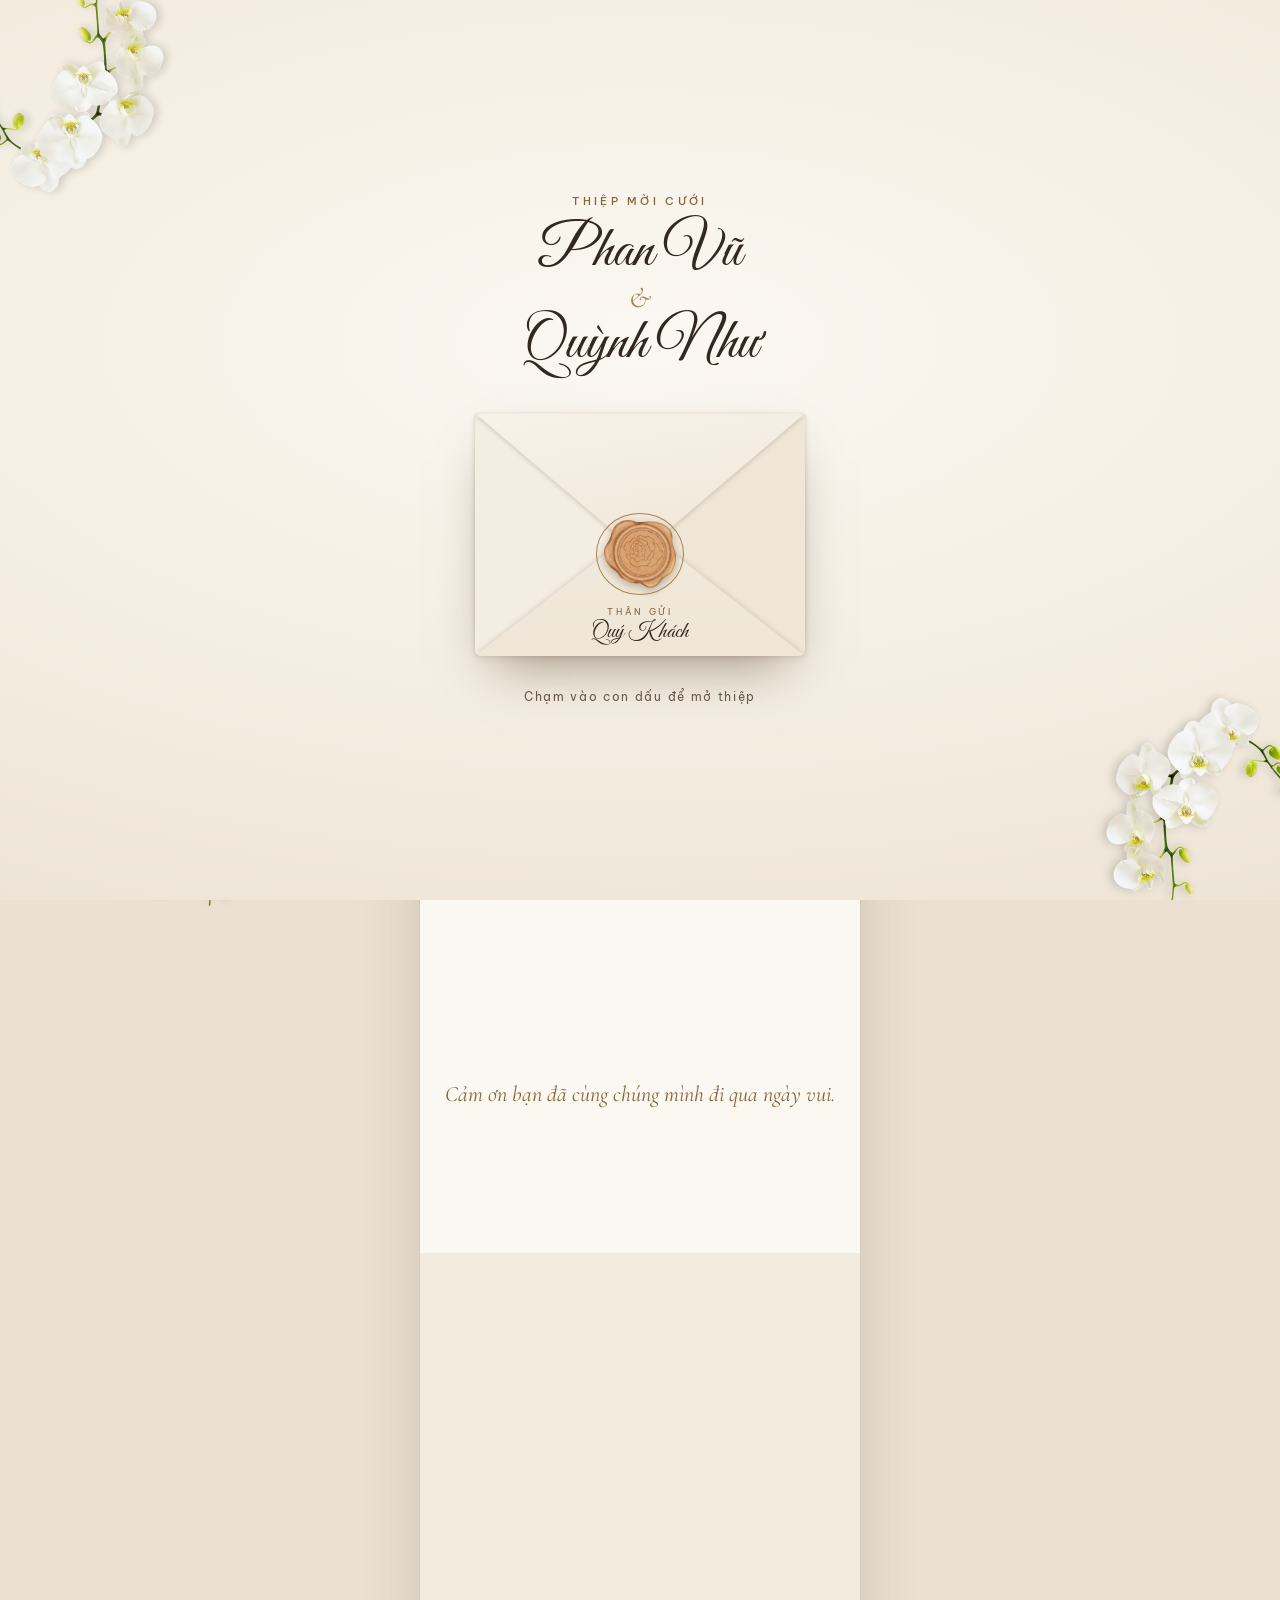
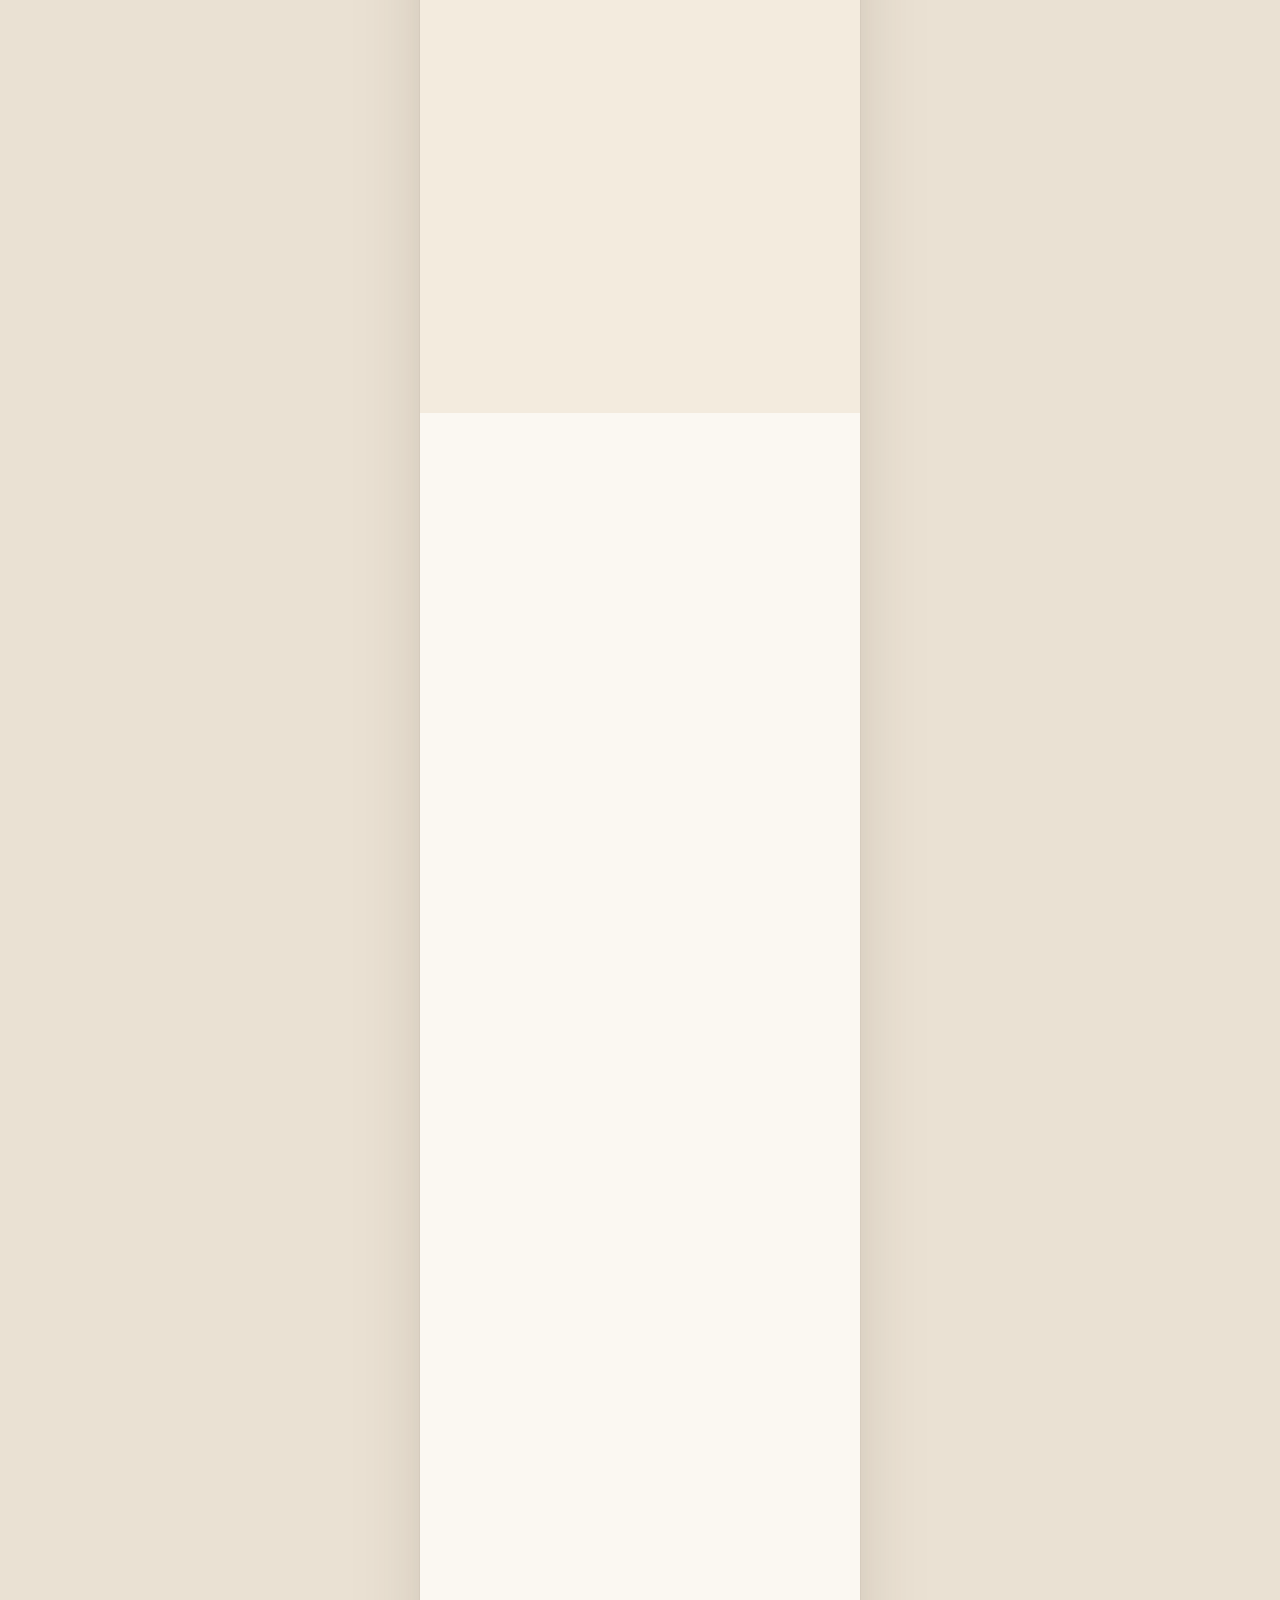
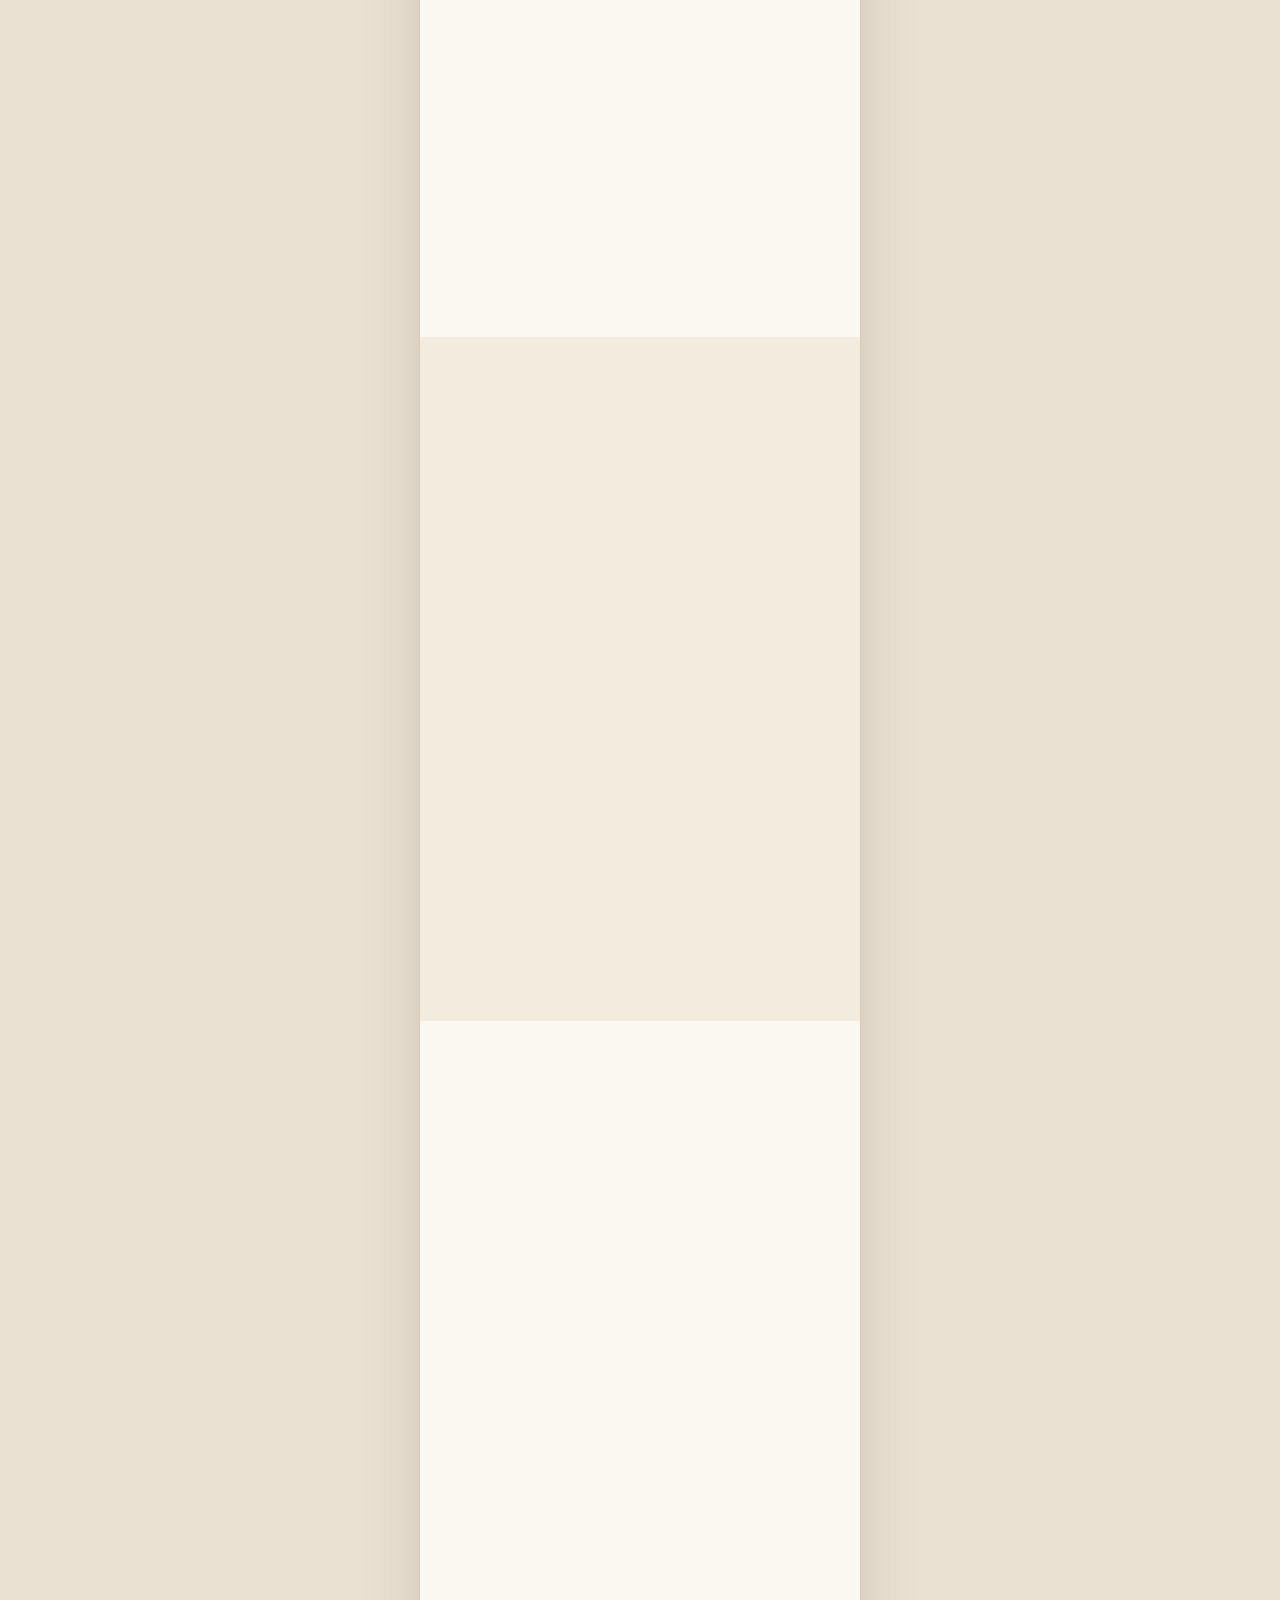
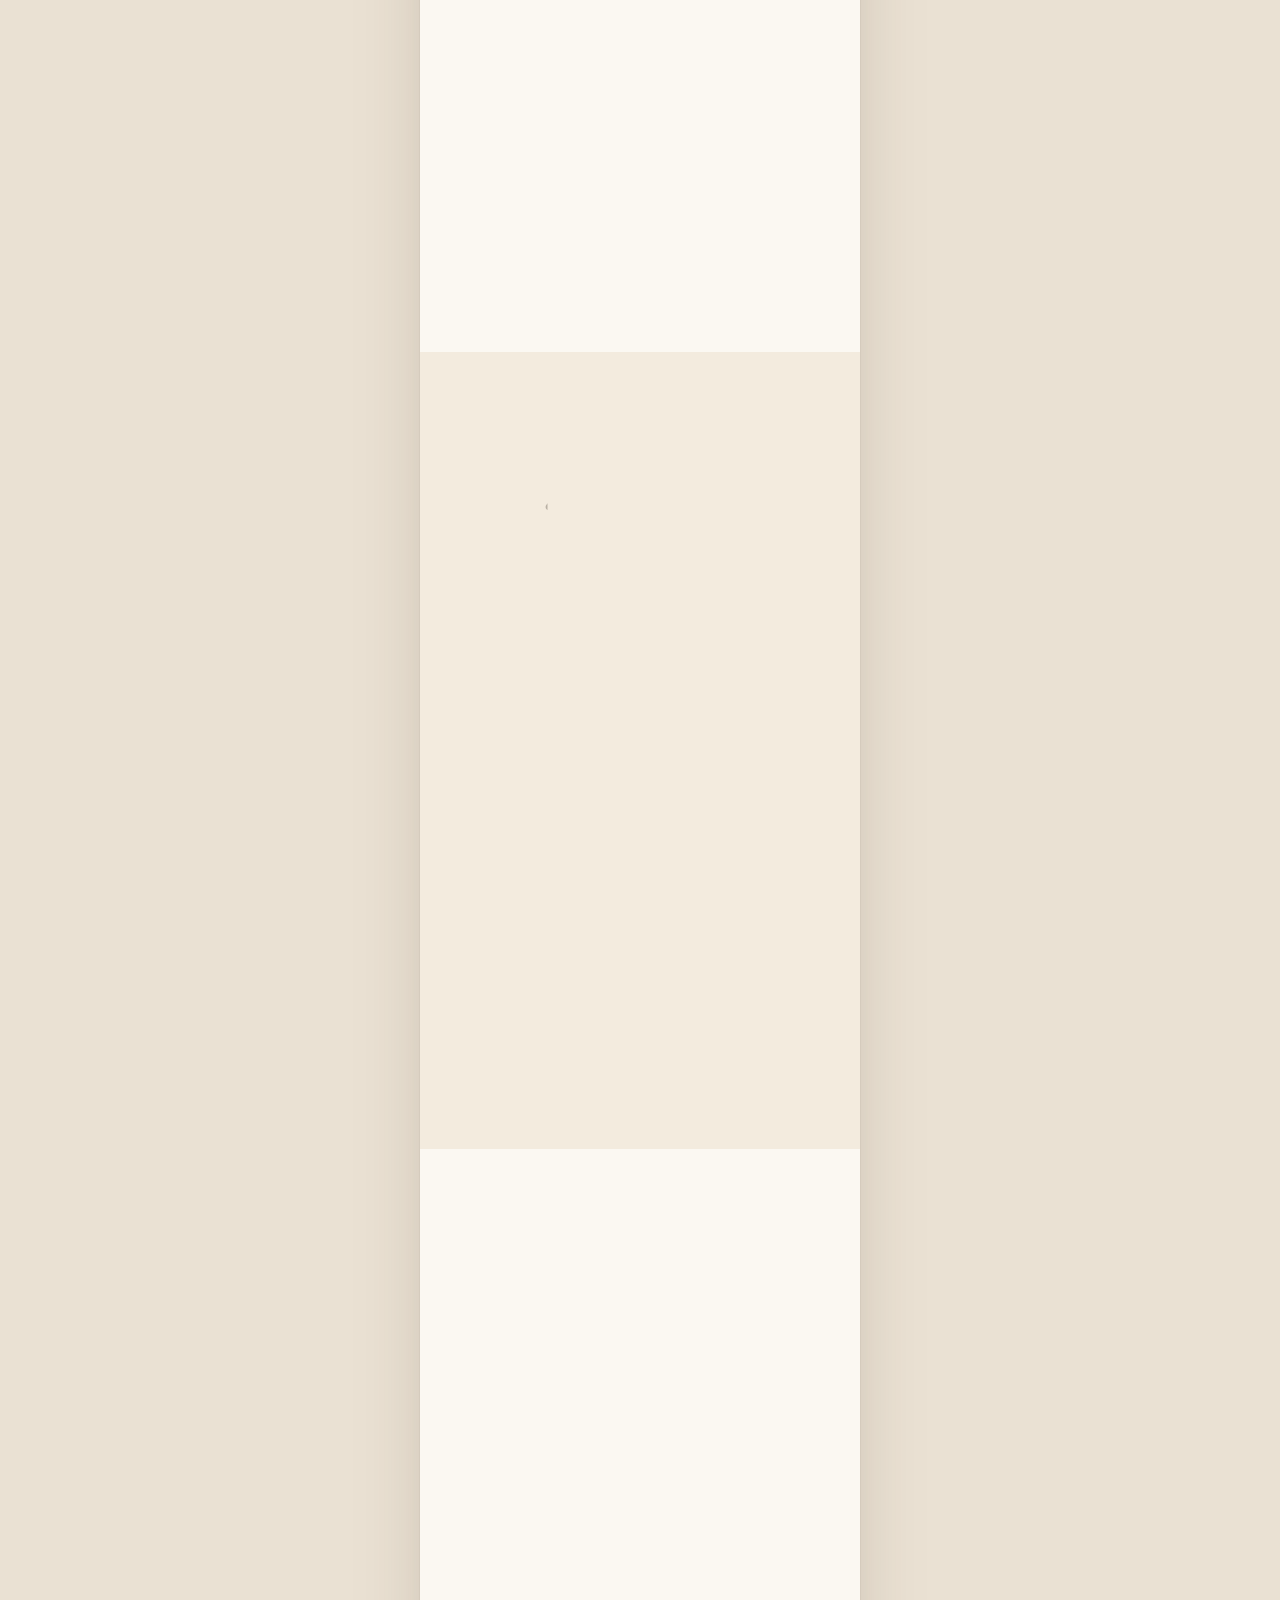
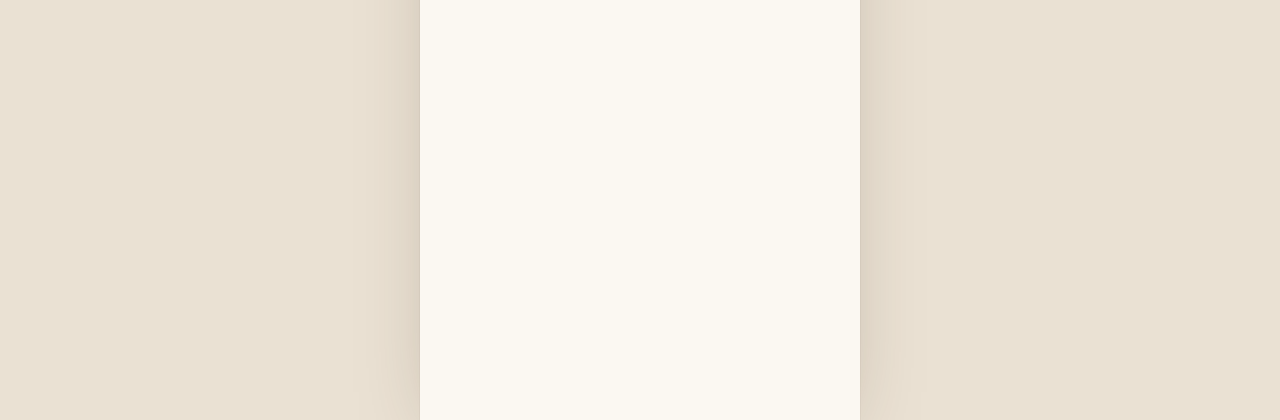
<file: index.html>
<!doctype html>
<html lang="vi">
<head>
<meta charset="utf-8">
<meta name="viewport" content="width=device-width, initial-scale=1, viewport-fit=cover">
<title>Thiệp cưới Phan Vũ &amp; Quỳnh Như · 17.10.2026</title>
<meta name="description" content="Trân trọng kính mời quý khách đến dự Lễ Vu Quy của Phan Vũ &amp; Quỳnh Như lúc 10:00, Thứ Bảy 17.10.2026 (tức 08/09 năm Bính Ngọ) tại Sân bóng thôn An Bình, Quảng Ngãi.">
<meta name="theme-color" content="#FBF8F2">

<!-- ===== LINK PREVIEW (Zalo, Messenger, Facebook) =====
     Nếu link thiệp KHÔNG phải https://vu-nhu.github.io/thiep-cuoi/
     thì thay https://vu-nhu.github.io/thiep-cuoi/ bằng link của bạn ở TẤT CẢ các dòng trong khối này. -->
<meta property="og:type" content="website">
<meta property="og:locale" content="vi_VN">
<meta property="og:site_name" content="Thiệp cưới Vũ &amp; Như">
<meta property="og:title" content="Phan Vũ &amp; Quỳnh Như · Lễ Vu Quy 17.10.2026">
<meta property="og:description" content="Trân trọng kính mời quý khách đến dự Lễ Vu Quy của Phan Vũ &amp; Quỳnh Như lúc 10:00, Thứ Bảy 17.10.2026 (tức 08/09 năm Bính Ngọ) tại Sân bóng thôn An Bình, Quảng Ngãi.">
<meta property="og:image" content="https://vu-nhu.github.io/thiep-cuoi/og-image.jpg">
<meta property="og:image:secure_url" content="https://vu-nhu.github.io/thiep-cuoi/og-image.jpg">
<meta property="og:image:type" content="image/jpeg">
<meta property="og:image:width" content="1200">
<meta property="og:image:height" content="630">
<meta property="og:image:alt" content="Thiệp cưới Phan Vũ &amp; Quỳnh Như, Lễ Vu Quy 17.10.2026">
<meta name="twitter:card" content="summary_large_image">
<meta name="twitter:title" content="Phan Vũ &amp; Quỳnh Như · Lễ Vu Quy 17.10.2026">
<meta name="twitter:description" content="Trân trọng kính mời quý khách đến dự Lễ Vu Quy của Phan Vũ &amp; Quỳnh Như lúc 10:00, Thứ Bảy 17.10.2026 (tức 08/09 năm Bính Ngọ) tại Sân bóng thôn An Bình, Quảng Ngãi.">
<meta name="twitter:image" content="https://vu-nhu.github.io/thiep-cuoi/og-image.jpg">
<!-- ===== HẾT LINK PREVIEW ===== -->

<link rel="icon" type="image/png" sizes="64x64" href="img/icon-64.png">
<link rel="apple-touch-icon" href="img/icon-180.png">
<link rel="preconnect" href="https://fonts.googleapis.com">
<link rel="preconnect" href="https://fonts.gstatic.com" crossorigin>
<link rel="stylesheet" href="https://fonts.googleapis.com/css2?family=Be+Vietnam+Pro:wght@300;400;500&family=Cormorant+Garamond:ital,wght@0,400;0,500;0,600;1,400;1,500&family=Great+Vibes&display=swap">
<link rel="stylesheet" href="css/style.css">
</head>
<body>

<img class="deco deco-a" src="img/orchid.webp" alt="" aria-hidden="true">
<img class="deco deco-b" src="img/orchid.webp" alt="" aria-hidden="true">
<canvas id="petals" aria-hidden="true"></canvas>

<!-- ============ BÌ THƯ ============ -->
<div class="cover" id="cover" role="dialog" aria-modal="true" aria-label="Thiệp mời cưới Phan Vũ và Quỳnh Như">
  <img class="cover-orchid a" src="img/orchid.webp" alt="" aria-hidden="true">
  <img class="cover-orchid b" src="img/orchid.webp" alt="" aria-hidden="true">
  <div class="cover-inner">
    <p class="eyebrow">Thiệp mời cưới</p>
    <h1 class="cover-names"><span>Phan Vũ</span><span class="amp">&amp;</span><span>Quỳnh Như</span></h1>
    <button class="env" id="env" type="button" aria-label="Mở thiệp mời">
      <span class="env-back"></span>
      <span class="letter" aria-hidden="true"><span class="s">Save the date</span><span class="d">17.10.2026</span></span>
      <span class="pocket"><span class="pk-sides"><i></i><i></i></span><span class="pk-bottom"><i></i></span></span>
      <span class="env-addr"><small>Thân gửi</small><b class="guest-name">Quý Khách</b></span>
      <span class="flap"></span>
      <span class="seal"><img src="img/seal.webp" alt=""></span>
    </button>
    <p class="cover-hint">Chạm vào con dấu để mở thiệp</p>
  </div>
</div>

<main class="card" id="card">

  <!-- ============ HERO ============ -->
  <section class="hero" id="top" aria-label="Phan Vũ và Quỳnh Như" data-slot="hero" data-label="Ảnh bìa" data-hint="Nên dùng ảnh dọc">
    <div class="hero-media"><img src="img/hero.jpg" alt="Phan Vũ và Quỳnh Như trong bộ ảnh cưới" width="1200" height="1800" fetchpriority="high"></div>
    <div class="hero-text">
      <p class="eyebrow">We're getting married</p>
      <h2 class="hero-names"><span>Phan Vũ</span><span class="amp">&amp;</span><span>Quỳnh Như</span></h2>
      <p class="hero-date">17 · 10 · 2026</p>
    </div>
  </section>

  <!-- ============ LỜI NGỎ + ĐẾM NGƯỢC ============ -->
  <section class="sec" id="loi-ngo">
    <header class="sh">
      <p class="eyebrow">Save our date</p>
      <h2 class="sh-title">Ngày chúng mình về chung một nhà</h2>
      <span class="rule" aria-hidden="true"><i></i></span>
    </header>
    <p class="lede">Sau những tháng ngày thương nhau, chúng mình quyết định cùng nắm tay đi tiếp quãng đường dài nhất. Ngày vui ấy sẽ trọn vẹn hơn rất nhiều nếu có bạn ở bên.</p>
    <div class="countdown" id="countdown" aria-live="off">
      <div><b data-cd="d">14</b><span>Ngày</span></div>
      <div><b data-cd="h">00</b><span>Giờ</span></div>
      <div><b data-cd="m">00</b><span>Phút</span></div>
      <div><b data-cd="s">00</b><span>Giây</span></div>
    </div>
    <p class="countdown-done" id="countdownDone" hidden></p>
    <div class="btn-row">
      <a class="btn" data-gcal href="#su-kien" target="_blank" rel="noopener">
        <svg viewBox="0 0 24 24" fill="none" stroke="currentColor" stroke-width="1.5" stroke-linecap="round" stroke-linejoin="round" aria-hidden="true"><rect x="3.5" y="5" width="17" height="15" rx="2"/><path d="M3.5 10h17M8 3v4M16 3v4M12 13v4M10 15h4"/></svg>
        Lưu vào lịch
      </a>
    </div>
  </section>

  <!-- ============ CÔ DÂU & CHÚ RỂ ============ -->
  <section class="sec alt" id="cap-doi">
    <header class="sh">
      <p class="eyebrow">Nhân vật chính</p>
      <h2 class="sh-title">Chú rể &amp; Cô dâu</h2>
      <span class="rule" aria-hidden="true"><i></i></span>
    </header>
    <div class="couple">
      <article class="person">
        <div class="arch" data-slot="groom" data-label="Ảnh chú rể" data-hint="Ảnh dọc, rõ mặt"><img src="img/groom.jpg" alt="Chú rể Phan Vũ" loading="lazy" width="732" height="1000"></div>
        <span class="role">Chú rể</span>
        <h3 class="pname">Phan Vũ</h3>
        <div class="family">
          <h3>Nhà trai</h3>
          <p>Ông Phan Văn Chung</p>
          <p>Bà Nguyễn Thị Thuận</p>
          <p class="addr">Thôn 3 Tân Bình, Đak Đoa, Gia Lai</p>
        </div>
      </article>
      <article class="person">
        <div class="arch" data-slot="bride" data-label="Ảnh cô dâu" data-hint="Ảnh dọc, rõ mặt"><img src="img/bride.jpg" alt="Cô dâu Quỳnh Như" loading="lazy" width="732" height="1000"></div>
        <span class="role">Cô dâu</span>
        <h3 class="pname">Quỳnh Như</h3>
        <div class="family">
          <h3>Nhà gái</h3>
          <p>Ông Trương Cao Sang</p>
          <p>Bà Lương Thị Kim Nga</p>
          <p class="addr">Xóm 3, Xuân Lộc, Ba Gia, Quảng Ngãi</p>
        </div>
      </article>
    </div>
  </section>

  <!-- ============ THƯ MỜI + SỰ KIỆN ============ -->
  <section class="sec" id="su-kien">
    <header class="sh">
      <p class="eyebrow">Trân trọng kính mời</p>
      <p class="invite-to guest-name">Quý Khách</p>
      <p class="invite-line">đến chung vui cùng gia đình chúng tôi trong ngày lễ trọng đại này</p>
    </header>

    <article class="event" aria-labelledby="ev-title">
      <h2 class="event-title" id="ev-title">Lễ Vu Quy</h2>
      <p class="event-at">VÀO LÚC <b>10:00</b></p>
      <div class="trio">
        <span>Thứ Bảy</span>
        <strong>17</strong>
        <span>Tháng 10</span>
      </div>
      <p class="year">2026</p>
      <p class="lunar">Tức ngày 08 tháng 09 năm Bính Ngọ</p>
      <div class="venue">
        <p class="eyebrow">Tại</p>
        <h3>Sân bóng thôn An Bình</h3>
        <p>Xã Trường Giang (Tịnh Đông cũ), Quảng Ngãi</p>
        <div class="map">
          <iframe data-map-embed src="https://www.google.com/maps?q=15.1729883,108.658986&amp;output=embed" title="Bản đồ Sân bóng thôn An Bình" loading="lazy" referrerpolicy="no-referrer-when-downgrade" allowfullscreen></iframe>
        </div>
        <div class="btn-row">
          <a class="btn btn-solid" data-map href="https://www.google.com/maps/dir/?api=1&amp;destination=15.1729883,108.658986" target="_blank" rel="noopener">
            <svg viewBox="0 0 24 24" fill="none" stroke="currentColor" stroke-width="1.5" stroke-linecap="round" stroke-linejoin="round" aria-hidden="true"><path d="M12 21s-7-6.2-7-11.5A7 7 0 0 1 19 9.5C19 14.8 12 21 12 21Z"/><circle cx="12" cy="9.5" r="2.5"/></svg>
            Chỉ đường
          </a>
          <a class="btn" data-gcal href="#su-kien" target="_blank" rel="noopener">
            <svg viewBox="0 0 24 24" fill="none" stroke="currentColor" stroke-width="1.5" stroke-linecap="round" stroke-linejoin="round" aria-hidden="true"><rect x="3.5" y="5" width="17" height="15" rx="2"/><path d="M3.5 10h17M8 3v4M16 3v4M12 13v4M10 15h4"/></svg>
            Lưu vào lịch
          </a>
        </div>
      </div>
    </article>

    <div class="cal" aria-label="Lịch tháng 10 năm 2026, ngày 17 được đánh dấu">
      <div class="cal-head"><b>Tháng 10</b><span>2026</span></div>
      <div class="cal-grid" id="calGrid"></div>
    </div>
  </section>

  <!-- ============ ALBUM ============ -->
  <section class="sec alt" id="album">
    <header class="sh">
      <p class="eyebrow">Khoảnh khắc</p>
      <h2 class="sh-title">Album ảnh cưới</h2>
      <span class="rule" aria-hidden="true"><i></i></span>
      <p class="lede">Từ một ánh nhìn, thành một đời thương.</p>
    </header>
    <div class="gallery" id="gallery">
      <div class="g-stage" id="gStage" role="region" aria-roledescription="carousel" aria-label="Album ảnh cưới, dùng phím mũi tên để chuyển ảnh" tabindex="0">
        <div class="g-slides" id="gSlides"></div>
        <button class="g-nav g-prev" type="button" id="gPrev" aria-label="Ảnh trước"><svg viewBox="0 0 24 24" fill="none" stroke="currentColor" stroke-width="1.6" stroke-linecap="round" stroke-linejoin="round" aria-hidden="true"><path d="M19 12H5M11 6l-6 6 6 6"/></svg></button>
        <button class="g-nav g-next" type="button" id="gNext" aria-label="Ảnh sau"><svg viewBox="0 0 24 24" fill="none" stroke="currentColor" stroke-width="1.6" stroke-linecap="round" stroke-linejoin="round" aria-hidden="true"><path d="M5 12h14M13 6l6 6-6 6"/></svg></button>
        <button class="g-zoom" type="button" id="gZoom">Phóng to ảnh</button>
        <span class="g-count" id="gCount" aria-live="polite">01 / 21</span>
      </div>
      <div class="g-thumbs" id="gThumbs">
        <button class="g-thumb" type="button" data-slot="album-1" data-label="Ảnh album 1" data-hint="Ảnh ngang hoặc dọc" aria-label="Xem ảnh 1"><img src="img/album-1.jpg" alt="Chú rể hôn tay cô dâu, khăn voan bay trong gió biển" loading="lazy" width="1600" height="1067"></button>
        <button class="g-thumb" type="button" data-slot="album-2" data-label="Ảnh album 2" data-hint="Ảnh ngang hoặc dọc" aria-label="Xem ảnh 2"><img src="img/album-2.jpg" alt="Phan Vũ và Quỳnh Như bên bờ biển" loading="lazy" width="1600" height="1067"></button>
        <button class="g-thumb" type="button" data-slot="album-3" data-label="Ảnh album 3" data-hint="Ảnh ngang hoặc dọc" aria-label="Xem ảnh 3"><img src="img/album-3.jpg" alt="Phan Vũ và Quỳnh Như bên bờ biển" loading="lazy" width="1600" height="1067"></button>
        <button class="g-thumb" type="button" data-slot="album-4" data-label="Ảnh album 4" data-hint="Ảnh ngang hoặc dọc" aria-label="Xem ảnh 4"><img src="img/album-4.jpg" alt="Phan Vũ và Quỳnh Như bên bờ biển" loading="lazy" width="1067" height="1600"></button>
        <button class="g-thumb" type="button" data-slot="album-5" data-label="Ảnh album 5" data-hint="Ảnh ngang hoặc dọc" aria-label="Xem ảnh 5"><img src="img/album-5.jpg" alt="Phan Vũ và Quỳnh Như bên bờ biển" loading="lazy" width="1067" height="1600"></button>
        <button class="g-thumb" type="button" data-slot="album-6" data-label="Ảnh album 6" data-hint="Ảnh ngang hoặc dọc" aria-label="Xem ảnh 6"><img src="img/album-6.jpg" alt="Phan Vũ và Quỳnh Như bên bờ biển" loading="lazy" width="1067" height="1600"></button>
        <button class="g-thumb" type="button" data-slot="album-7" data-label="Ảnh album 7" data-hint="Ảnh ngang hoặc dọc" aria-label="Xem ảnh 7"><img src="img/album-7.jpg" alt="Phan Vũ và Quỳnh Như bên bờ biển" loading="lazy" width="1067" height="1600"></button>
        <button class="g-thumb" type="button" data-slot="album-8" data-label="Ảnh album 8" data-hint="Ảnh ngang hoặc dọc" aria-label="Xem ảnh 8"><img src="img/album-8.jpg" alt="Phan Vũ và Quỳnh Như bên bờ biển" loading="lazy" width="1067" height="1600"></button>
        <button class="g-thumb" type="button" data-slot="album-9" data-label="Ảnh album 9" data-hint="Ảnh ngang hoặc dọc" aria-label="Xem ảnh 9"><img src="img/album-9.jpg" alt="Phan Vũ và Quỳnh Như bên bờ biển" loading="lazy" width="1067" height="1600"></button>
        <button class="g-thumb" type="button" data-slot="album-10" data-label="Ảnh album 10" data-hint="Ảnh ngang hoặc dọc" aria-label="Xem ảnh 10"><img src="img/album-10.jpg" alt="Phan Vũ và Quỳnh Như bên bờ biển" loading="lazy" width="1067" height="1600"></button>
        <button class="g-thumb" type="button" data-slot="album-11" data-label="Ảnh album 11" data-hint="Ảnh ngang hoặc dọc" aria-label="Xem ảnh 11"><img src="img/album-11.jpg" alt="Phan Vũ và Quỳnh Như bên bờ biển" loading="lazy" width="1067" height="1600"></button>
        <button class="g-thumb" type="button" data-slot="album-12" data-label="Ảnh album 12" data-hint="Ảnh ngang hoặc dọc" aria-label="Xem ảnh 12"><img src="img/album-12.jpg" alt="Phan Vũ và Quỳnh Như bên bờ biển" loading="lazy" width="1067" height="1600"></button>
        <button class="g-thumb" type="button" data-slot="album-13" data-label="Ảnh album 13" data-hint="Ảnh ngang hoặc dọc" aria-label="Xem ảnh 13"><img src="img/album-13.jpg" alt="Phan Vũ và Quỳnh Như bên bờ biển" loading="lazy" width="1067" height="1600"></button>
        <button class="g-thumb" type="button" data-slot="album-14" data-label="Ảnh album 14" data-hint="Ảnh ngang hoặc dọc" aria-label="Xem ảnh 14"><img src="img/album-14.jpg" alt="Phan Vũ và Quỳnh Như bên bờ biển" loading="lazy" width="1067" height="1600"></button>
        <button class="g-thumb" type="button" data-slot="album-15" data-label="Ảnh album 15" data-hint="Ảnh ngang hoặc dọc" aria-label="Xem ảnh 15"><img src="img/album-15.jpg" alt="Phan Vũ và Quỳnh Như bên bờ biển" loading="lazy" width="1066" height="1600"></button>
        <button class="g-thumb" type="button" data-slot="album-16" data-label="Ảnh album 16" data-hint="Ảnh ngang hoặc dọc" aria-label="Xem ảnh 16"><img src="img/album-16.jpg" alt="Phan Vũ và Quỳnh Như bên bờ biển" loading="lazy" width="1067" height="1600"></button>
        <button class="g-thumb" type="button" data-slot="album-17" data-label="Ảnh album 17" data-hint="Ảnh ngang hoặc dọc" aria-label="Xem ảnh 17"><img src="img/album-17.jpg" alt="Cô dâu chú rể trong studio" loading="lazy" width="1066" height="1600"></button>
        <button class="g-thumb" type="button" data-slot="album-18" data-label="Ảnh album 18" data-hint="Ảnh ngang hoặc dọc" aria-label="Xem ảnh 18"><img src="img/album-18.jpg" alt="Cô dâu chú rể nắm tay nhau" loading="lazy" width="1067" height="1600"></button>
        <button class="g-thumb" type="button" data-slot="album-19" data-label="Ảnh album 19" data-hint="Ảnh ngang hoặc dọc" aria-label="Xem ảnh 19"><img src="img/album-19.jpg" alt="Cô dâu xoay tay cùng chú rể" loading="lazy" width="1067" height="1600"></button>
        <button class="g-thumb" type="button" data-slot="album-20" data-label="Ảnh album 20" data-hint="Ảnh ngang hoặc dọc" aria-label="Xem ảnh 20"><img src="img/album-20.jpg" alt="Cô dâu Quỳnh Như" loading="lazy" width="1067" height="1600"></button>
        <button class="g-thumb" type="button" data-slot="album-21" data-label="Ảnh album 21" data-hint="Ảnh ngang hoặc dọc" aria-label="Xem ảnh 21"><img src="img/album-21.jpg" alt="Chú rể Phan Vũ" loading="lazy" width="1067" height="1600"></button>
      </div>
    </div>
  </section>

  <!-- ============ XÁC NHẬN THAM DỰ ============ -->
  <section class="sec" id="xac-nhan">
    <header class="sh">
      <p class="eyebrow">Xác nhận tham dự</p>
      <h2 class="sh-title">Bạn sẽ đến chứ?</h2>
      <span class="rule" aria-hidden="true"><i></i></span>
      <p class="lede">Vui lòng xác nhận sớm để chúng mình chuẩn bị và đón tiếp bạn chu đáo hơn.</p>
    </header>

    <form class="sheet" id="rsvpForm" novalidate>
      <div class="field">
        <label class="lbl" for="rsvp-name">Họ và tên</label>
        <input class="input" id="rsvp-name" name="name" type="text" autocomplete="name" maxlength="60" placeholder="Tên của bạn" required>
      </div>
      <fieldset class="field">
        <legend class="lbl">Bạn là khách của</legend>
        <div class="chips">
          <label class="chip"><input type="radio" name="side" id="side-trai" value="Nhà trai" checked><span>Nhà trai</span></label>
          <label class="chip"><input type="radio" name="side" id="side-gai" value="Nhà gái"><span>Nhà gái</span></label>
        </div>
      </fieldset>
      <fieldset class="field">
        <legend class="lbl">Bạn sẽ tham dự chứ?</legend>
        <div class="chips">
          <label class="chip"><input type="radio" name="attend" id="attend-yes" value="yes" checked><span>Mình sẽ đến</span></label>
          <label class="chip"><input type="radio" name="attend" id="attend-no" value="no"><span>Rất tiếc, mình bận</span></label>
        </div>
      </fieldset>
      <div class="field" id="guestsField">
        <span class="lbl" id="guests-lbl">Số người tham dự <em>(tính cả bạn)</em></span>
        <div class="stepper" role="group" aria-labelledby="guests-lbl">
          <button type="button" id="g-minus" aria-label="Bớt một người">−</button>
          <output id="guests" aria-live="polite">1</output>
          <button type="button" id="g-plus" aria-label="Thêm một người">+</button>
        </div>
      </div>
      <div class="field">
        <label class="lbl" for="rsvp-note">Lời nhắn <em>(không bắt buộc)</em></label>
        <textarea class="input" id="rsvp-note" name="note" maxlength="300" placeholder="Ví dụ: mình đi cùng gia đình, có một bé nhỏ…"></textarea>
      </div>
      <input class="hp" type="text" id="rsvp-hp" name="website" tabindex="-1" autocomplete="off" aria-hidden="true">
      <p class="err" id="rsvpErr" role="alert" hidden>Bạn nhập giúp chúng mình họ tên nhé.</p>
      <button class="btn btn-solid" type="submit">Gửi xác nhận</button>
      <p class="demo" data-demo>Bản xem thử: phản hồi hiện chỉ lưu trên thiết bị này, chưa gửi về cô dâu chú rể.</p>
    </form>

    <div class="sheet done" id="rsvpDone" hidden>
      <h3 id="rsvpDoneTitle">Cảm ơn bạn!</h3>
      <p id="rsvpDoneText"></p>
      <p class="sync" id="rsvpSync" role="status" hidden><span></span><button class="linkish" type="button" id="rsvpRetry" hidden>Gửi lại</button></p>
      <button class="linkish" type="button" id="rsvpEdit">Sửa phản hồi</button>
    </div>
  </section>

  <!-- ============ SỔ LƯU BÚT ============ -->
  <section class="sec alt" id="loi-chuc">
    <header class="sh">
      <p class="eyebrow">Sổ lưu bút</p>
      <h2 class="sh-title">Gửi lời chúc</h2>
      <span class="rule" aria-hidden="true"><i></i></span>
    </header>
    <form class="sheet" id="wishForm" novalidate>
      <div class="field">
        <label class="lbl" for="wish-name">Tên của bạn</label>
        <input class="input" id="wish-name" type="text" autocomplete="name" maxlength="40" placeholder="Ví dụ: Lan Anh (bạn đại học)" required>
      </div>
      <div class="field">
        <label class="lbl" for="wish-text">Lời chúc</label>
        <textarea class="input" id="wish-text" maxlength="300" placeholder="Viết đôi lời chúc phúc cho cô dâu chú rể…" required></textarea>
        <div class="suggest" aria-label="Gợi ý lời chúc">
          <button type="button">Trăm năm hạnh phúc</button>
          <button type="button">Sớm có tin vui nhé</button>
          <button type="button">Mãi thương nhau như ngày đầu</button>
        </div>
      </div>
      <input class="hp" type="text" id="wish-hp" name="website" tabindex="-1" autocomplete="off" aria-hidden="true">
      <p class="err" id="wishErr" role="alert" hidden>Bạn điền tên và lời chúc giúp chúng mình nhé.</p>
      <button class="btn btn-solid" type="submit">Gửi lời chúc</button>
      <p class="demo" data-demo>Bản xem thử: lời chúc hiện chỉ hiển thị trên thiết bị này.</p>
    </form>
    <div class="wall" id="wall" aria-live="polite">
      <p class="wall-empty">Chưa có lời chúc nào. Hãy là người đầu tiên gửi lời chúc đến Vũ &amp; Như!</p>
    </div>
  </section>

  <!-- ============ CẢM ƠN ============ -->
  <footer class="thanks" id="cam-on">
    <p class="ty">Thank you</p>
    <p class="msg">Sự hiện diện của bạn là niềm vinh hạnh của gia đình chúng tôi!</p>
    <p class="sign"><span id="thanksSignName">Vũ &amp; Như</span><small>17 · 10 · 2026</small></p>
    <div class="thanks-photo" data-slot="thanks" data-label="Ảnh cuối thiệp" data-hint="Nên dùng ảnh dọc"><img src="img/thanks.jpg" alt="Phan Vũ và Quỳnh Như bên nhau" loading="lazy" width="1200" height="1800"></div>
  </footer>
</main>

<button class="music" id="music" type="button" aria-pressed="false" aria-label="Bật nhạc nền" hidden>
  <svg class="on" viewBox="0 0 24 24" fill="none" stroke="currentColor" stroke-width="1.4" aria-hidden="true"><circle cx="12" cy="12" r="9"/><circle cx="12" cy="12" r="2.2"/><path d="M12 3a9 9 0 0 1 6.4 2.6M12 6.5a5.5 5.5 0 0 1 3.9 1.6"/></svg>
  <svg class="off" viewBox="0 0 24 24" fill="none" stroke="currentColor" stroke-width="1.5" stroke-linecap="round" stroke-linejoin="round" aria-hidden="true"><path d="M9 18V5l11-2v13"/><circle cx="6.5" cy="18" r="2.5"/><circle cx="17.5" cy="16" r="2.5"/></svg>
</button>

<a class="float-rsvp off" id="floatRsvp" href="#xac-nhan">
  <svg viewBox="0 0 24 24" fill="none" stroke="currentColor" stroke-width="1.6" stroke-linecap="round" stroke-linejoin="round" aria-hidden="true"><path d="M20 6 9 17l-5-5"/></svg>
  Xác nhận tham dự
</a>

<div class="lb" id="lb" role="dialog" aria-modal="true" aria-label="Xem ảnh" hidden>
  <div class="lb-top"><span id="lbCount">1 / 6</span>
    <button class="icon-btn" type="button" id="lbClose" aria-label="Đóng">
      <svg viewBox="0 0 24 24" fill="none" stroke="currentColor" stroke-width="1.5" stroke-linecap="round" aria-hidden="true"><path d="M6 6l12 12M18 6 6 18"/></svg>
    </button>
  </div>
  <div class="lb-stage"><img id="lbImg" alt=""></div>
  <div class="lb-nav">
    <button class="icon-btn" type="button" id="lbPrev" aria-label="Ảnh trước"><svg viewBox="0 0 24 24" fill="none" stroke="currentColor" stroke-width="1.5" stroke-linecap="round" stroke-linejoin="round" aria-hidden="true"><path d="M15 5l-7 7 7 7"/></svg></button>
    <button class="icon-btn" type="button" id="lbNext" aria-label="Ảnh sau"><svg viewBox="0 0 24 24" fill="none" stroke="currentColor" stroke-width="1.5" stroke-linecap="round" stroke-linejoin="round" aria-hidden="true"><path d="M9 5l7 7-7 7"/></svg></button>
  </div>
</div>

<button class="edit-btn" id="editBtn" type="button" hidden>
  <svg viewBox="0 0 24 24" fill="none" stroke="currentColor" stroke-width="1.6" stroke-linecap="round" stroke-linejoin="round" aria-hidden="true"><path d="M4 20h4L19 9l-4-4L4 16v4Z"/><path d="m13.5 6.5 4 4"/></svg>
  Chỉnh sửa ảnh
</button>
<div class="edit-bar" id="editBar" role="region" aria-label="Chỉnh sửa ảnh" hidden>
  <p><b>Đang chỉnh sửa ảnh</b><span id="editCount">Chạm vào ảnh bất kỳ để thay</span></p>
  <button type="button" id="editCancel">Hủy</button>
  <button type="button" class="primary" id="editSave" disabled>Lưu thay đổi</button>
</div>
<input type="file" id="editPick" accept="image/*" hidden>

<div class="toast" id="toast" role="status" hidden></div>

<script src="js/main.js"></script>
</body>
</html>
</file>
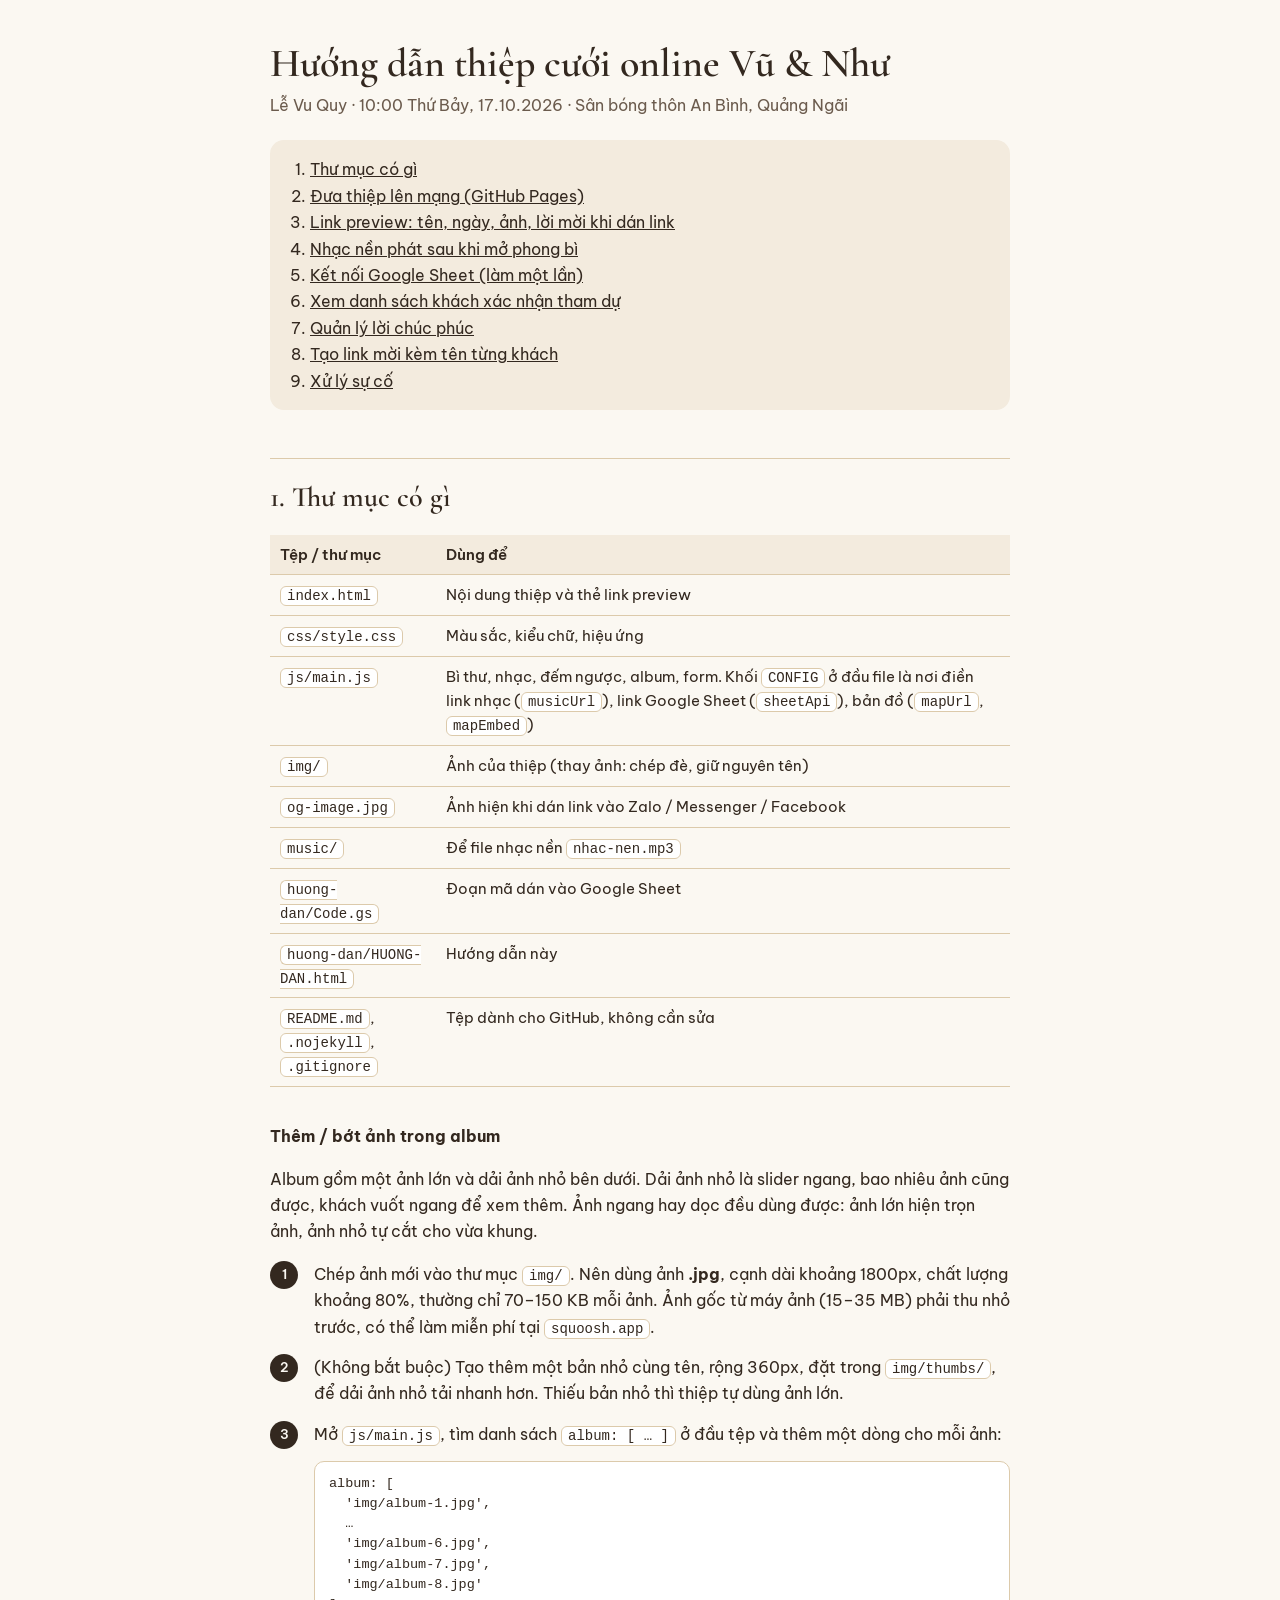
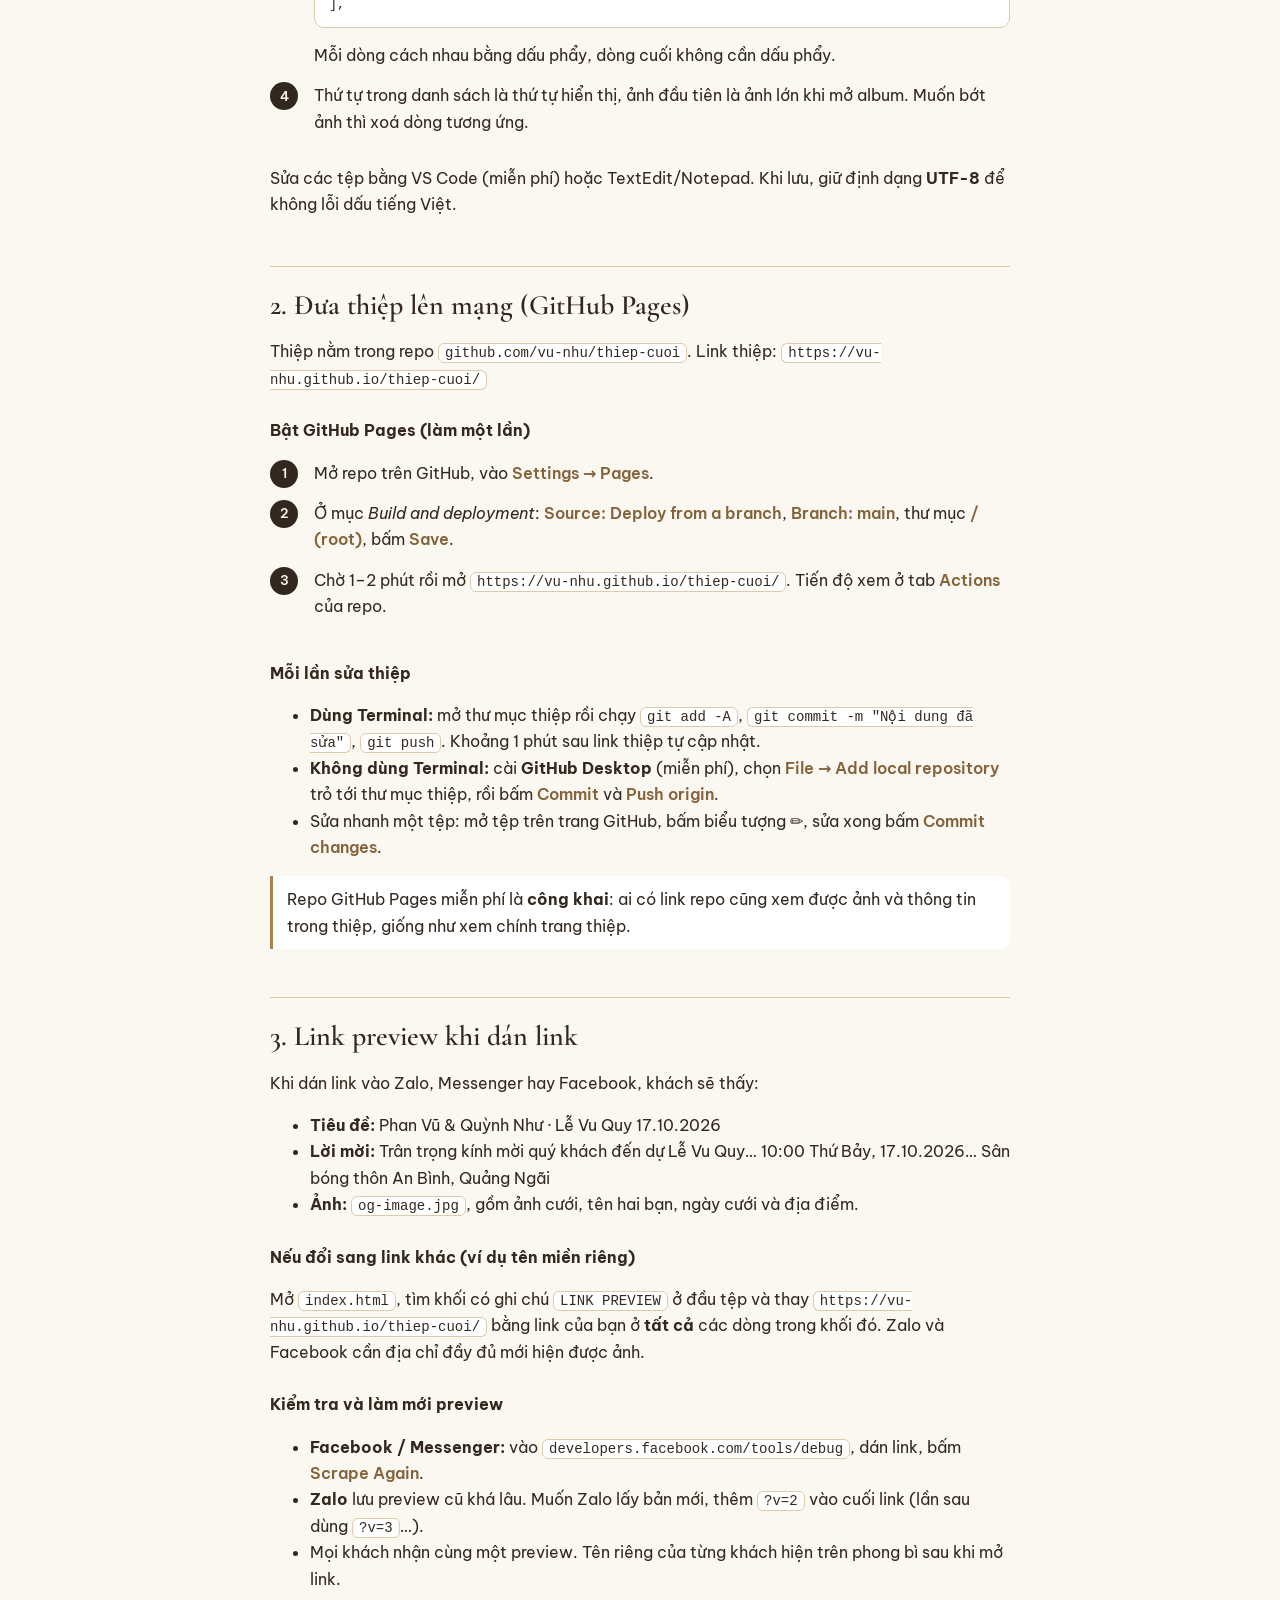
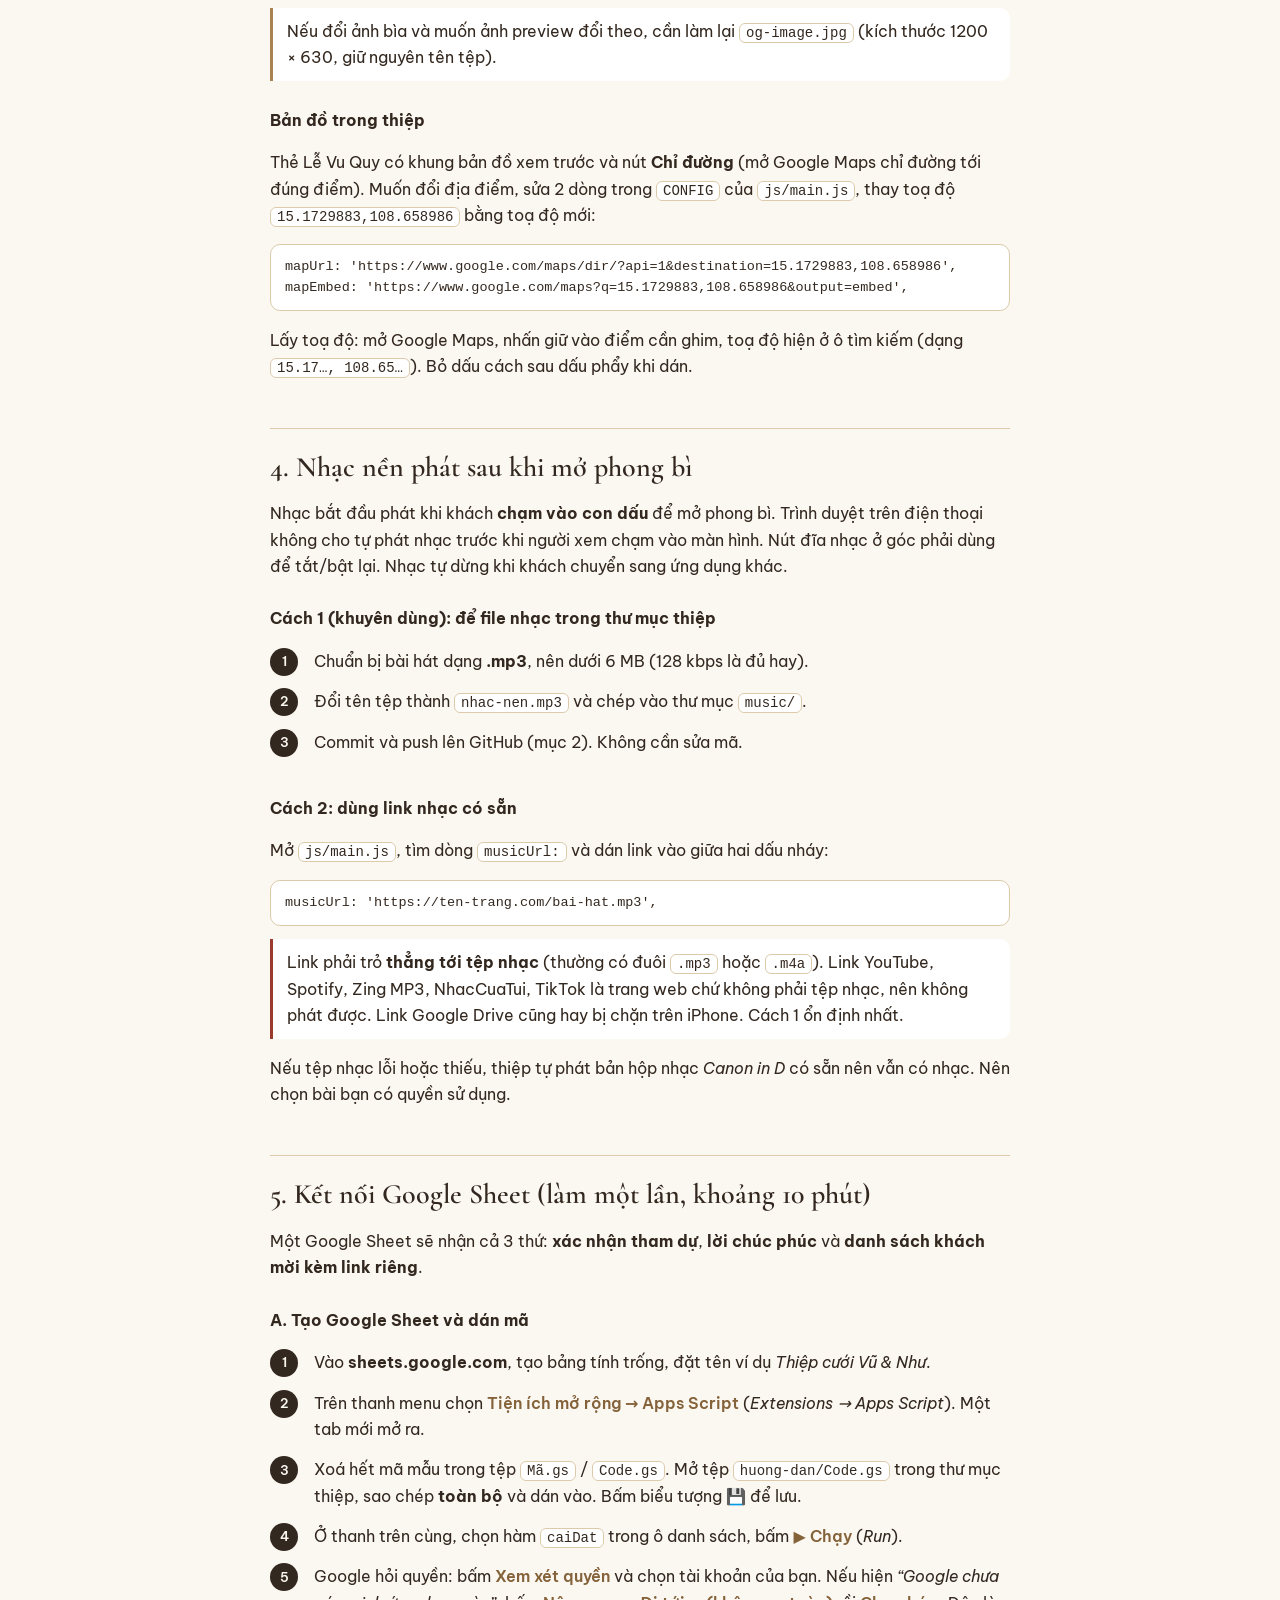
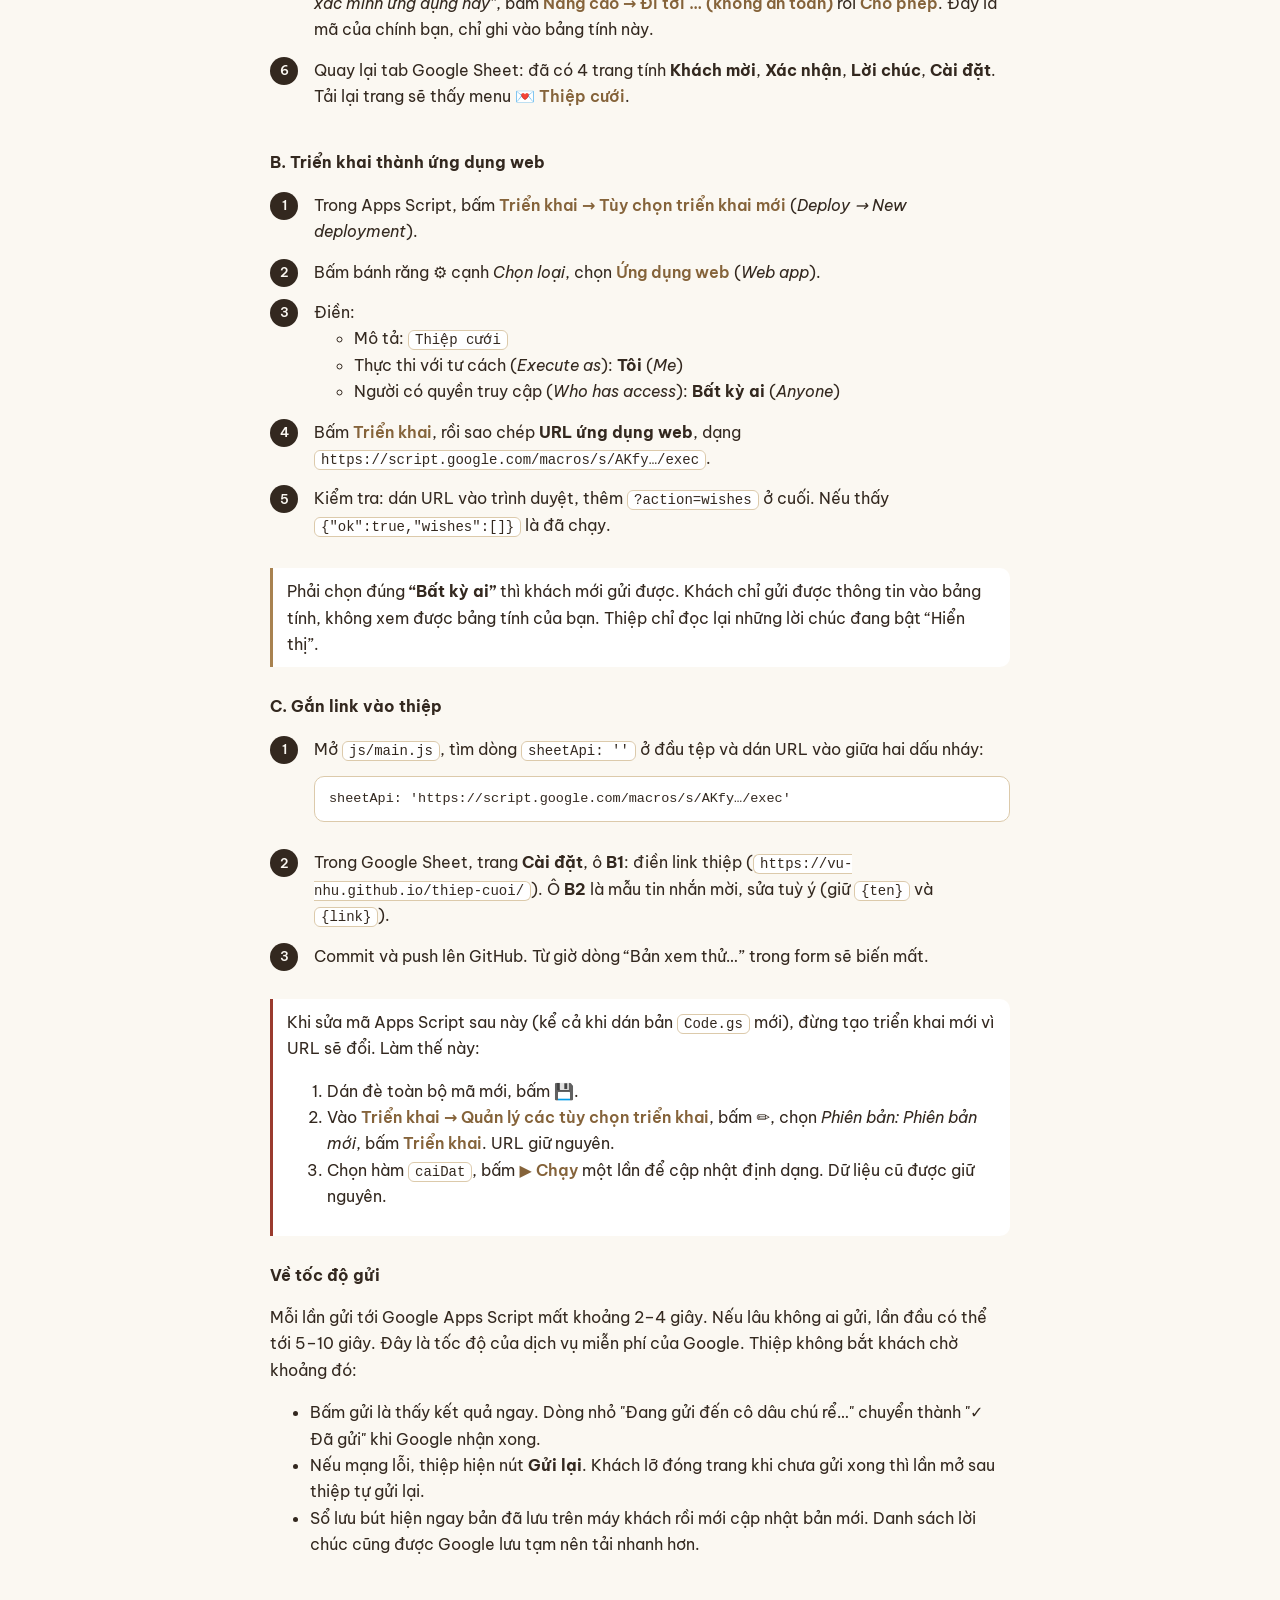
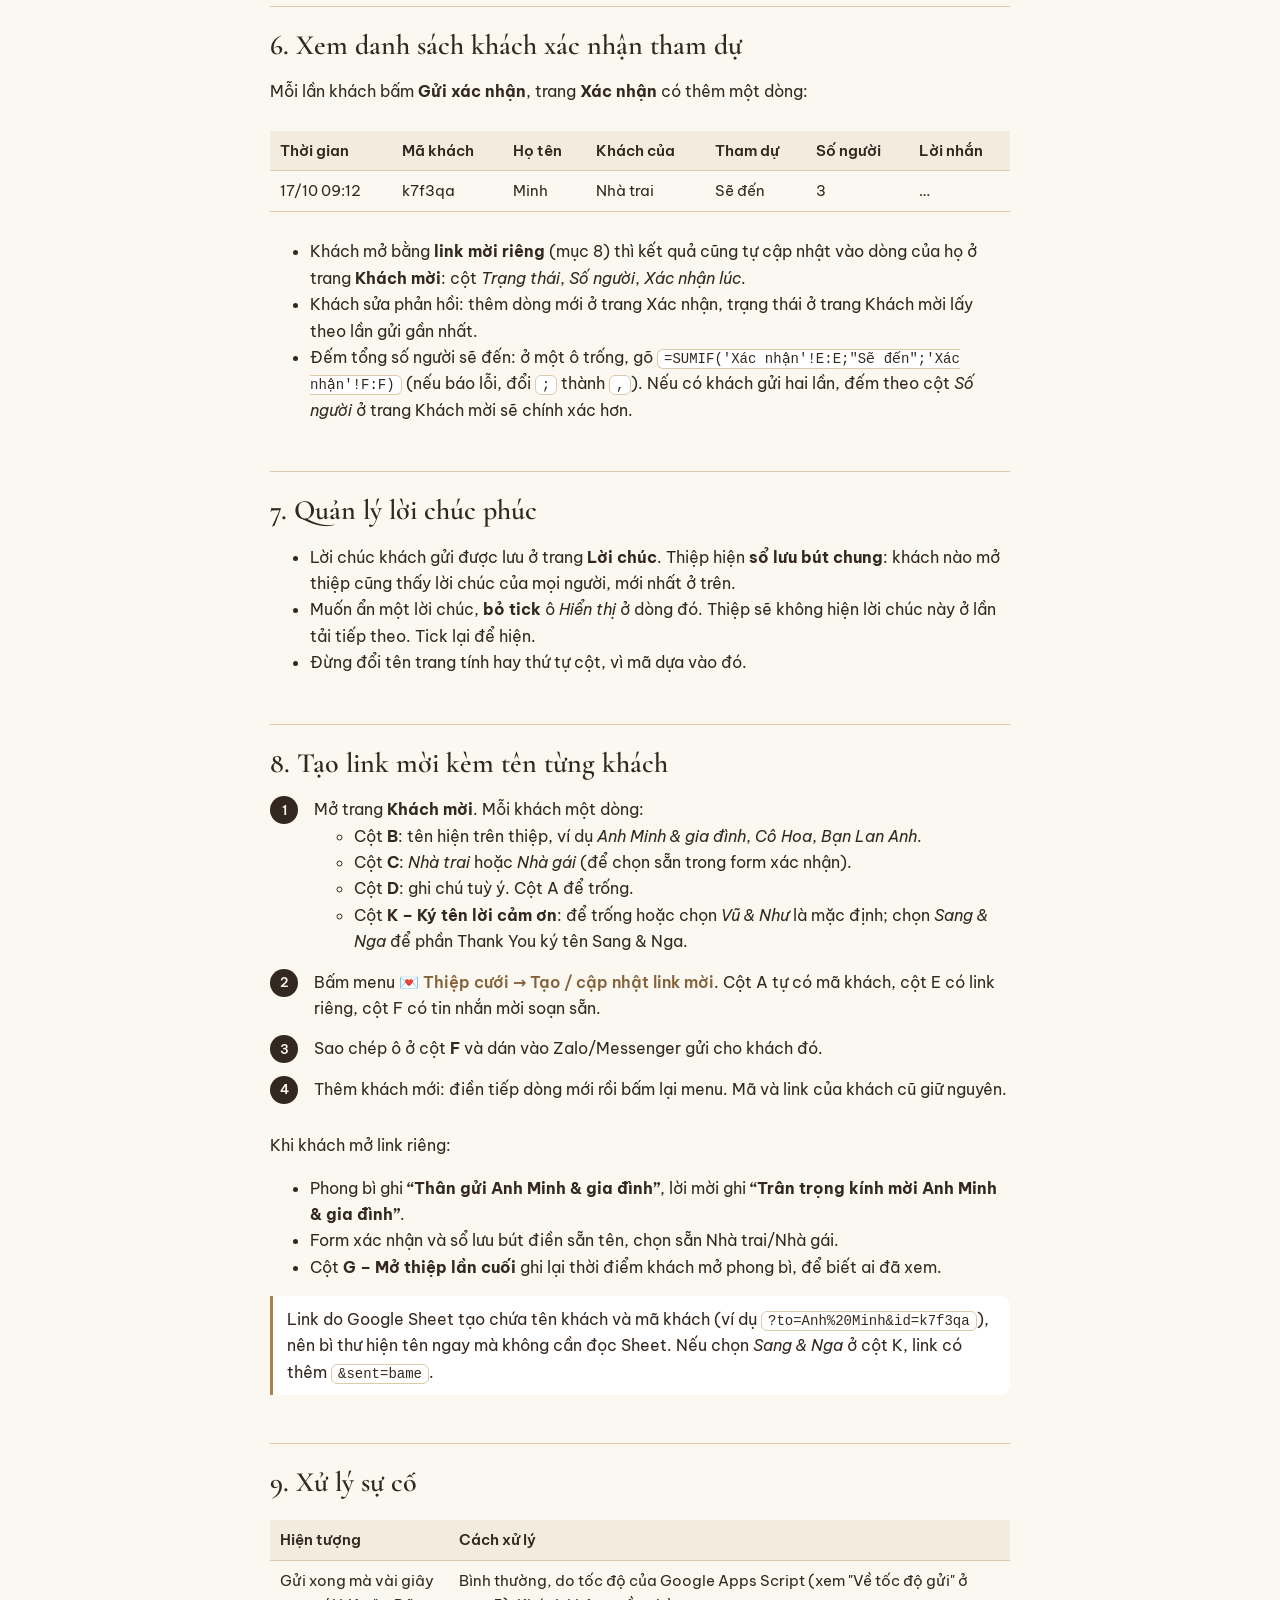
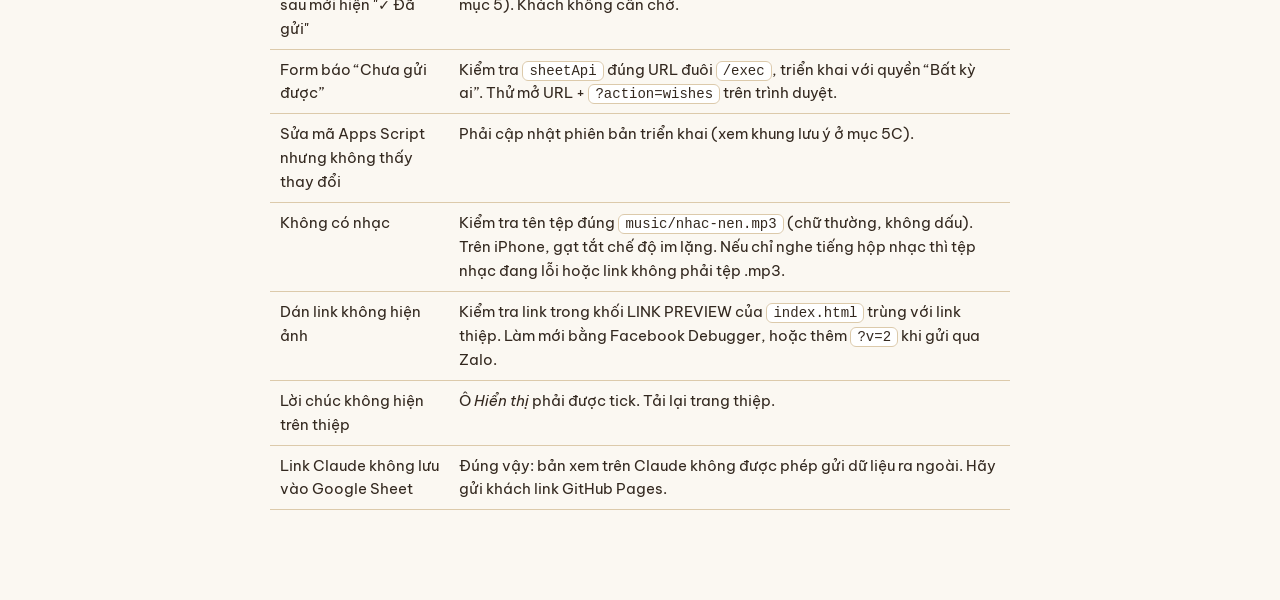
<file: huong-dan/HUONG-DAN.html>
<!doctype html>
<html lang="vi">
<head>
<meta charset="utf-8">
<meta name="viewport" content="width=device-width, initial-scale=1">
<title>Hướng dẫn thiệp cưới Vũ &amp; Như</title>
<link rel="stylesheet" href="https://fonts.googleapis.com/css2?family=Be+Vietnam+Pro:wght@400;500;600&family=Cormorant+Garamond:ital,wght@0,600;1,500&display=swap">
<style>
:root { --paper:#FBF8F2; --cream:#F3EBDE; --ink:#33281F; --ink2:#6B5B4D; --gold:#A88250; --gold-d:#85633A; --rule:#DCCAAB; --warn:#9A3B2E; }
* { box-sizing: border-box; }
body { margin: 0; background: var(--paper); color: var(--ink); font: 16px/1.65 "Be Vietnam Pro", system-ui, sans-serif; }
main { max-width: 780px; margin: 0 auto; padding: 40px 20px 80px; }
h1 { font: 600 40px/1.15 "Cormorant Garamond", Georgia, serif; margin: 0 0 6px; text-wrap: balance; }
h2 { font: 600 28px/1.2 "Cormorant Garamond", Georgia, serif; margin: 48px 0 10px; padding-top: 22px; border-top: 1px solid var(--rule); }
h3 { font-size: 16px; margin: 26px 0 6px; }
p.sub { color: var(--ink2); margin: 0 0 22px; }
nav { background: var(--cream); border-radius: 14px; padding: 16px 20px; }
nav ol { margin: 0; padding-left: 20px; } nav a { color: var(--ink); }
ol.steps { padding-left: 0; list-style: none; counter-reset: s; }
ol.steps > li { counter-increment: s; position: relative; padding: 0 0 14px 44px; }
ol.steps > li::before { content: counter(s); position: absolute; left: 0; top: 0; width: 28px; height: 28px; border-radius: 50%; background: var(--ink); color: var(--paper); font-size: 13px; font-weight: 600; display: grid; place-items: center; }
code, kbd { font: 14px/1.4 ui-monospace, SFMono-Regular, Menlo, monospace; background: #fff; border: 1px solid var(--rule); border-radius: 6px; padding: 1px 6px; overflow-wrap: anywhere; }
pre { background: #fff; border: 1px solid var(--rule); border-radius: 10px; padding: 12px 14px; overflow-x: auto; font: 13.5px/1.5 ui-monospace, Menlo, monospace; }
.menu { font-weight: 600; color: var(--gold-d); }
.note { background: #fff; border-left: 3px solid var(--gold); padding: 10px 14px; border-radius: 0 10px 10px 0; margin: 12px 0; }
.warn { border-left-color: var(--warn); }
table { width: 100%; border-collapse: collapse; margin: 10px 0; font-size: 14.5px; }
th, td { text-align: left; padding: 8px 10px; border-bottom: 1px solid var(--rule); vertical-align: top; }
th { background: var(--cream); font-weight: 600; }
.wrap { overflow-x: auto; }
</style>
</head>
<body>
<main>
<h1>Hướng dẫn thiệp cưới online Vũ &amp; Như</h1>
<p class="sub">Lễ Vu Quy · 10:00 Thứ Bảy, 17.10.2026 · Sân bóng thôn An Bình, Quảng Ngãi</p>

<nav>
<ol>
  <li><a href="#cau-truc">Thư mục có gì</a></li>
  <li><a href="#github">Đưa thiệp lên mạng (GitHub Pages)</a></li>
  <li><a href="#preview">Link preview: tên, ngày, ảnh, lời mời khi dán link</a></li>
  <li><a href="#nhac">Nhạc nền phát sau khi mở phong bì</a></li>
  <li><a href="#sheet">Kết nối Google Sheet (làm một lần)</a></li>
  <li><a href="#rsvp">Xem danh sách khách xác nhận tham dự</a></li>
  <li><a href="#loi-chuc">Quản lý lời chúc phúc</a></li>
  <li><a href="#link-moi">Tạo link mời kèm tên từng khách</a></li>
  <li><a href="#su-co">Xử lý sự cố</a></li>
</ol>
</nav>

<h2 id="cau-truc">1. Thư mục có gì</h2>
<div class="wrap"><table>
<tr><th>Tệp / thư mục</th><th>Dùng để</th></tr>
<tr><td><code>index.html</code></td><td>Nội dung thiệp và thẻ link preview</td></tr>
<tr><td><code>css/style.css</code></td><td>Màu sắc, kiểu chữ, hiệu ứng</td></tr>
<tr><td><code>js/main.js</code></td><td>Bì thư, nhạc, đếm ngược, album, form. Khối <code>CONFIG</code> ở đầu file là nơi điền link nhạc (<code>musicUrl</code>), link Google Sheet (<code>sheetApi</code>), bản đồ (<code>mapUrl</code>, <code>mapEmbed</code>)</td></tr>
<tr><td><code>img/</code></td><td>Ảnh của thiệp (thay ảnh: chép đè, giữ nguyên tên)</td></tr>
<tr><td><code>og-image.jpg</code></td><td>Ảnh hiện khi dán link vào Zalo / Messenger / Facebook</td></tr>
<tr><td><code>music/</code></td><td>Để file nhạc nền <code>nhac-nen.mp3</code></td></tr>
<tr><td><code>huong-dan/Code.gs</code></td><td>Đoạn mã dán vào Google Sheet</td></tr>
<tr><td><code>huong-dan/HUONG-DAN.html</code></td><td>Hướng dẫn này</td></tr>
<tr><td><code>README.md</code>, <code>.nojekyll</code>, <code>.gitignore</code></td><td>Tệp dành cho GitHub, không cần sửa</td></tr>
</table></div>
<h3>Thêm / bớt ảnh trong album</h3>
<p>Album gồm một ảnh lớn và dải ảnh nhỏ bên dưới. Dải ảnh nhỏ là slider ngang, bao nhiêu ảnh cũng được, khách vuốt ngang để xem thêm. Ảnh ngang hay dọc đều dùng được: ảnh lớn hiện trọn ảnh, ảnh nhỏ tự cắt cho vừa khung.</p>
<ol class="steps">
  <li>Chép ảnh mới vào thư mục <code>img/</code>. Nên dùng ảnh <strong>.jpg</strong>, cạnh dài khoảng 1800px, chất lượng khoảng 80%, thường chỉ 70–150 KB mỗi ảnh. Ảnh gốc từ máy ảnh (15–35 MB) phải thu nhỏ trước, có thể làm miễn phí tại <code>squoosh.app</code>.</li>
  <li>(Không bắt buộc) Tạo thêm một bản nhỏ cùng tên, rộng 360px, đặt trong <code>img/thumbs/</code>, để dải ảnh nhỏ tải nhanh hơn. Thiếu bản nhỏ thì thiệp tự dùng ảnh lớn.</li>
  <li>Mở <code>js/main.js</code>, tìm danh sách <code>album: [ … ]</code> ở đầu tệp và thêm một dòng cho mỗi ảnh:
<pre>album: [
  'img/album-1.jpg',
  …
  'img/album-6.jpg',
  'img/album-7.jpg',
  'img/album-8.jpg'
],</pre>
  Mỗi dòng cách nhau bằng dấu phẩy, dòng cuối không cần dấu phẩy.</li>
  <li>Thứ tự trong danh sách là thứ tự hiển thị, ảnh đầu tiên là ảnh lớn khi mở album. Muốn bớt ảnh thì xoá dòng tương ứng.</li>
</ol>
<p>Sửa các tệp bằng VS Code (miễn phí) hoặc TextEdit/Notepad. Khi lưu, giữ định dạng <strong>UTF-8</strong> để không lỗi dấu tiếng Việt.</p>

<h2 id="github">2. Đưa thiệp lên mạng (GitHub Pages)</h2>
<p>Thiệp nằm trong repo <code>github.com/vu-nhu/thiep-cuoi</code>. Link thiệp: <code>https://vu-nhu.github.io/thiep-cuoi/</code></p>
<h3>Bật GitHub Pages (làm một lần)</h3>
<ol class="steps">
  <li>Mở repo trên GitHub, vào <span class="menu">Settings → Pages</span>.</li>
  <li>Ở mục <em>Build and deployment</em>: <span class="menu">Source: Deploy from a branch</span>, <span class="menu">Branch: main</span>, thư mục <span class="menu">/ (root)</span>, bấm <span class="menu">Save</span>.</li>
  <li>Chờ 1–2 phút rồi mở <code>https://vu-nhu.github.io/thiep-cuoi/</code>. Tiến độ xem ở tab <span class="menu">Actions</span> của repo.</li>
</ol>
<h3>Mỗi lần sửa thiệp</h3>
<ul>
  <li><strong>Dùng Terminal:</strong> mở thư mục thiệp rồi chạy <code>git add -A</code>, <code>git commit -m "Nội dung đã sửa"</code>, <code>git push</code>. Khoảng 1 phút sau link thiệp tự cập nhật.</li>
  <li><strong>Không dùng Terminal:</strong> cài <strong>GitHub Desktop</strong> (miễn phí), chọn <span class="menu">File → Add local repository</span> trỏ tới thư mục thiệp, rồi bấm <span class="menu">Commit</span> và <span class="menu">Push origin</span>.</li>
  <li>Sửa nhanh một tệp: mở tệp trên trang GitHub, bấm biểu tượng ✏️, sửa xong bấm <span class="menu">Commit changes</span>.</li>
</ul>
<div class="note">Repo GitHub Pages miễn phí là <strong>công khai</strong>: ai có link repo cũng xem được ảnh và thông tin trong thiệp, giống như xem chính trang thiệp.</div>

<h2 id="preview">3. Link preview khi dán link</h2>
<p>Khi dán link vào Zalo, Messenger hay Facebook, khách sẽ thấy:</p>
<ul>
  <li><strong>Tiêu đề:</strong> Phan Vũ &amp; Quỳnh Như · Lễ Vu Quy 17.10.2026</li>
  <li><strong>Lời mời:</strong> Trân trọng kính mời quý khách đến dự Lễ Vu Quy… 10:00 Thứ Bảy, 17.10.2026… Sân bóng thôn An Bình, Quảng Ngãi</li>
  <li><strong>Ảnh:</strong> <code>og-image.jpg</code>, gồm ảnh cưới, tên hai bạn, ngày cưới và địa điểm.</li>
</ul>
<h3>Nếu đổi sang link khác (ví dụ tên miền riêng)</h3>
<p>Mở <code>index.html</code>, tìm khối có ghi chú <code>LINK PREVIEW</code> ở đầu tệp và thay <code>https://vu-nhu.github.io/thiep-cuoi/</code> bằng link của bạn ở <strong>tất cả</strong> các dòng trong khối đó. Zalo và Facebook cần địa chỉ đầy đủ mới hiện được ảnh.</p>
<h3>Kiểm tra và làm mới preview</h3>
<ul>
  <li><strong>Facebook / Messenger:</strong> vào <code>developers.facebook.com/tools/debug</code>, dán link, bấm <span class="menu">Scrape Again</span>.</li>
  <li><strong>Zalo</strong> lưu preview cũ khá lâu. Muốn Zalo lấy bản mới, thêm <code>?v=2</code> vào cuối link (lần sau dùng <code>?v=3</code>…).</li>
  <li>Mọi khách nhận cùng một preview. Tên riêng của từng khách hiện trên phong bì sau khi mở link.</li>
</ul>
<div class="note">Nếu đổi ảnh bìa và muốn ảnh preview đổi theo, cần làm lại <code>og-image.jpg</code> (kích thước 1200 × 630, giữ nguyên tên tệp).</div>

<h3>Bản đồ trong thiệp</h3>
<p>Thẻ Lễ Vu Quy có khung bản đồ xem trước và nút <strong>Chỉ đường</strong> (mở Google Maps chỉ đường tới đúng điểm). Muốn đổi địa điểm, sửa 2 dòng trong <code>CONFIG</code> của <code>js/main.js</code>, thay toạ độ <code>15.1729883,108.658986</code> bằng toạ độ mới:</p>
<pre>mapUrl: 'https://www.google.com/maps/dir/?api=1&amp;destination=15.1729883,108.658986',
mapEmbed: 'https://www.google.com/maps?q=15.1729883,108.658986&amp;output=embed',</pre>
<p>Lấy toạ độ: mở Google Maps, nhấn giữ vào điểm cần ghim, toạ độ hiện ở ô tìm kiếm (dạng <code>15.17…, 108.65…</code>). Bỏ dấu cách sau dấu phẩy khi dán.</p>

<h2 id="nhac">4. Nhạc nền phát sau khi mở phong bì</h2>
<p>Nhạc bắt đầu phát khi khách <strong>chạm vào con dấu</strong> để mở phong bì. Trình duyệt trên điện thoại không cho tự phát nhạc trước khi người xem chạm vào màn hình. Nút đĩa nhạc ở góc phải dùng để tắt/bật lại. Nhạc tự dừng khi khách chuyển sang ứng dụng khác.</p>
<h3>Cách 1 (khuyên dùng): để file nhạc trong thư mục thiệp</h3>
<ol class="steps">
  <li>Chuẩn bị bài hát dạng <strong>.mp3</strong>, nên dưới 6 MB (128 kbps là đủ hay).</li>
  <li>Đổi tên tệp thành <code>nhac-nen.mp3</code> và chép vào thư mục <code>music/</code>.</li>
  <li>Commit và push lên GitHub (mục 2). Không cần sửa mã.</li>
</ol>
<h3>Cách 2: dùng link nhạc có sẵn</h3>
<p>Mở <code>js/main.js</code>, tìm dòng <code>musicUrl:</code> và dán link vào giữa hai dấu nháy:</p>
<pre>musicUrl: 'https://ten-trang.com/bai-hat.mp3',</pre>
<div class="note warn">Link phải trỏ <strong>thẳng tới tệp nhạc</strong> (thường có đuôi <code>.mp3</code> hoặc <code>.m4a</code>). Link YouTube, Spotify, Zing MP3, NhacCuaTui, TikTok là trang web chứ không phải tệp nhạc, nên không phát được. Link Google Drive cũng hay bị chặn trên iPhone. Cách 1 ổn định nhất.</div>
<p>Nếu tệp nhạc lỗi hoặc thiếu, thiệp tự phát bản hộp nhạc <em>Canon in D</em> có sẵn nên vẫn có nhạc. Nên chọn bài bạn có quyền sử dụng.</p>

<h2 id="sheet">5. Kết nối Google Sheet (làm một lần, khoảng 10 phút)</h2>
<p>Một Google Sheet sẽ nhận cả 3 thứ: <strong>xác nhận tham dự</strong>, <strong>lời chúc phúc</strong> và <strong>danh sách khách mời kèm link riêng</strong>.</p>

<h3>A. Tạo Google Sheet và dán mã</h3>
<ol class="steps">
  <li>Vào <strong>sheets.google.com</strong>, tạo bảng tính trống, đặt tên ví dụ <em>Thiệp cưới Vũ &amp; Như</em>.</li>
  <li>Trên thanh menu chọn <span class="menu">Tiện ích mở rộng → Apps Script</span> (<em>Extensions → Apps Script</em>). Một tab mới mở ra.</li>
  <li>Xoá hết mã mẫu trong tệp <code>Mã.gs</code> / <code>Code.gs</code>. Mở tệp <code>huong-dan/Code.gs</code> trong thư mục thiệp, sao chép <strong>toàn bộ</strong> và dán vào. Bấm biểu tượng 💾 để lưu.</li>
  <li>Ở thanh trên cùng, chọn hàm <code>caiDat</code> trong ô danh sách, bấm <span class="menu">▶ Chạy</span> (<em>Run</em>).</li>
  <li>Google hỏi quyền: bấm <span class="menu">Xem xét quyền</span> và chọn tài khoản của bạn. Nếu hiện <em>“Google chưa xác minh ứng dụng này”</em>, bấm <span class="menu">Nâng cao → Đi tới … (không an toàn)</span> rồi <span class="menu">Cho phép</span>. Đây là mã của chính bạn, chỉ ghi vào bảng tính này.</li>
  <li>Quay lại tab Google Sheet: đã có 4 trang tính <strong>Khách mời</strong>, <strong>Xác nhận</strong>, <strong>Lời chúc</strong>, <strong>Cài đặt</strong>. Tải lại trang sẽ thấy menu <span class="menu">💌 Thiệp cưới</span>.</li>
</ol>

<h3>B. Triển khai thành ứng dụng web</h3>
<ol class="steps">
  <li>Trong Apps Script, bấm <span class="menu">Triển khai → Tùy chọn triển khai mới</span> (<em>Deploy → New deployment</em>).</li>
  <li>Bấm bánh răng ⚙ cạnh <em>Chọn loại</em>, chọn <span class="menu">Ứng dụng web</span> (<em>Web app</em>).</li>
  <li>Điền:
    <ul>
      <li>Mô tả: <code>Thiệp cưới</code></li>
      <li>Thực thi với tư cách (<em>Execute as</em>): <strong>Tôi</strong> (<em>Me</em>)</li>
      <li>Người có quyền truy cập (<em>Who has access</em>): <strong>Bất kỳ ai</strong> (<em>Anyone</em>)</li>
    </ul>
  </li>
  <li>Bấm <span class="menu">Triển khai</span>, rồi sao chép <strong>URL ứng dụng web</strong>, dạng <code>https://script.google.com/macros/s/AKfy…/exec</code>.</li>
  <li>Kiểm tra: dán URL vào trình duyệt, thêm <code>?action=wishes</code> ở cuối. Nếu thấy <code>{"ok":true,"wishes":[]}</code> là đã chạy.</li>
</ol>
<div class="note">Phải chọn đúng <strong>“Bất kỳ ai”</strong> thì khách mới gửi được. Khách chỉ gửi được thông tin vào bảng tính, không xem được bảng tính của bạn. Thiệp chỉ đọc lại những lời chúc đang bật “Hiển thị”.</div>

<h3>C. Gắn link vào thiệp</h3>
<ol class="steps">
  <li>Mở <code>js/main.js</code>, tìm dòng <code>sheetApi: ''</code> ở đầu tệp và dán URL vào giữa hai dấu nháy:
<pre>sheetApi: 'https://script.google.com/macros/s/AKfy…/exec'</pre></li>
  <li>Trong Google Sheet, trang <strong>Cài đặt</strong>, ô <strong>B1</strong>: điền link thiệp (<code>https://vu-nhu.github.io/thiep-cuoi/</code>). Ô <strong>B2</strong> là mẫu tin nhắn mời, sửa tuỳ ý (giữ <code>{ten}</code> và <code>{link}</code>).</li>
  <li>Commit và push lên GitHub. Từ giờ dòng “Bản xem thử…” trong form sẽ biến mất.</li>
</ol>
<div class="note warn">Khi sửa mã Apps Script sau này (kể cả khi dán bản <code>Code.gs</code> mới), đừng tạo triển khai mới vì URL sẽ đổi. Làm thế này:
<ol>
  <li>Dán đè toàn bộ mã mới, bấm 💾.</li>
  <li>Vào <span class="menu">Triển khai → Quản lý các tùy chọn triển khai</span>, bấm ✏️, chọn <em>Phiên bản: Phiên bản mới</em>, bấm <span class="menu">Triển khai</span>. URL giữ nguyên.</li>
  <li>Chọn hàm <code>caiDat</code>, bấm <span class="menu">▶ Chạy</span> một lần để cập nhật định dạng. Dữ liệu cũ được giữ nguyên.</li>
</ol></div>
<h3>Về tốc độ gửi</h3>
<p>Mỗi lần gửi tới Google Apps Script mất khoảng 2–4 giây. Nếu lâu không ai gửi, lần đầu có thể tới 5–10 giây. Đây là tốc độ của dịch vụ miễn phí của Google. Thiệp không bắt khách chờ khoảng đó:</p>
<ul>
  <li>Bấm gửi là thấy kết quả ngay. Dòng nhỏ "Đang gửi đến cô dâu chú rể…" chuyển thành "✓ Đã gửi" khi Google nhận xong.</li>
  <li>Nếu mạng lỗi, thiệp hiện nút <strong>Gửi lại</strong>. Khách lỡ đóng trang khi chưa gửi xong thì lần mở sau thiệp tự gửi lại.</li>
  <li>Sổ lưu bút hiện ngay bản đã lưu trên máy khách rồi mới cập nhật bản mới. Danh sách lời chúc cũng được Google lưu tạm nên tải nhanh hơn.</li>
</ul>

<h2 id="rsvp">6. Xem danh sách khách xác nhận tham dự</h2>
<p>Mỗi lần khách bấm <strong>Gửi xác nhận</strong>, trang <strong>Xác nhận</strong> có thêm một dòng:</p>
<div class="wrap"><table>
<tr><th>Thời gian</th><th>Mã khách</th><th>Họ tên</th><th>Khách của</th><th>Tham dự</th><th>Số người</th><th>Lời nhắn</th></tr>
<tr><td>17/10 09:12</td><td>k7f3qa</td><td>Minh</td><td>Nhà trai</td><td>Sẽ đến</td><td>3</td><td>…</td></tr>
</table></div>
<ul>
  <li>Khách mở bằng <strong>link mời riêng</strong> (mục 8) thì kết quả cũng tự cập nhật vào dòng của họ ở trang <strong>Khách mời</strong>: cột <em>Trạng thái</em>, <em>Số người</em>, <em>Xác nhận lúc</em>.</li>
  <li>Khách sửa phản hồi: thêm dòng mới ở trang Xác nhận, trạng thái ở trang Khách mời lấy theo lần gửi gần nhất.</li>
  <li>Đếm tổng số người sẽ đến: ở một ô trống, gõ <code>=SUMIF('Xác nhận'!E:E;"Sẽ đến";'Xác nhận'!F:F)</code> (nếu báo lỗi, đổi <code>;</code> thành <code>,</code>). Nếu có khách gửi hai lần, đếm theo cột <em>Số người</em> ở trang Khách mời sẽ chính xác hơn.</li>
</ul>

<h2 id="loi-chuc">7. Quản lý lời chúc phúc</h2>
<ul>
  <li>Lời chúc khách gửi được lưu ở trang <strong>Lời chúc</strong>. Thiệp hiện <strong>sổ lưu bút chung</strong>: khách nào mở thiệp cũng thấy lời chúc của mọi người, mới nhất ở trên.</li>
  <li>Muốn ẩn một lời chúc, <strong>bỏ tick</strong> ô <em>Hiển thị</em> ở dòng đó. Thiệp sẽ không hiện lời chúc này ở lần tải tiếp theo. Tick lại để hiện.</li>
  <li>Đừng đổi tên trang tính hay thứ tự cột, vì mã dựa vào đó.</li>
</ul>

<h2 id="link-moi">8. Tạo link mời kèm tên từng khách</h2>
<ol class="steps">
  <li>Mở trang <strong>Khách mời</strong>. Mỗi khách một dòng:
    <ul>
      <li>Cột <strong>B</strong>: tên hiện trên thiệp, ví dụ <em>Anh Minh &amp; gia đình</em>, <em>Cô Hoa</em>, <em>Bạn Lan Anh</em>.</li>
      <li>Cột <strong>C</strong>: <em>Nhà trai</em> hoặc <em>Nhà gái</em> (để chọn sẵn trong form xác nhận).</li>
      <li>Cột <strong>D</strong>: ghi chú tuỳ ý. Cột A để trống.</li>
      <li>Cột <strong>K – Ký tên lời cảm ơn</strong>: để trống hoặc chọn <em>Vũ &amp; Như</em> là mặc định; chọn <em>Sang &amp; Nga</em> để phần Thank You ký tên Sang &amp; Nga.</li>
    </ul>
  </li>
  <li>Bấm menu <span class="menu">💌 Thiệp cưới → Tạo / cập nhật link mời</span>. Cột A tự có mã khách, cột E có link riêng, cột F có tin nhắn mời soạn sẵn.</li>
  <li>Sao chép ô ở cột <strong>F</strong> và dán vào Zalo/Messenger gửi cho khách đó.</li>
  <li>Thêm khách mới: điền tiếp dòng mới rồi bấm lại menu. Mã và link của khách cũ giữ nguyên.</li>
</ol>
<p>Khi khách mở link riêng:</p>
<ul>
  <li>Phong bì ghi <strong>“Thân gửi Anh Minh &amp; gia đình”</strong>, lời mời ghi <strong>“Trân trọng kính mời Anh Minh &amp; gia đình”</strong>.</li>
  <li>Form xác nhận và sổ lưu bút điền sẵn tên, chọn sẵn Nhà trai/Nhà gái.</li>
  <li>Cột <strong>G – Mở thiệp lần cuối</strong> ghi lại thời điểm khách mở phong bì, để biết ai đã xem.</li>
</ul>
<div class="note">Link do Google Sheet tạo chứa tên khách và mã khách (ví dụ <code>?to=Anh%20Minh&amp;id=k7f3qa</code>), nên bì thư hiện tên ngay mà không cần đọc Sheet. Nếu chọn <em>Sang &amp; Nga</em> ở cột K, link có thêm <code>&amp;sent=bame</code>.</div>

<h2 id="su-co">9. Xử lý sự cố</h2>
<div class="wrap"><table>
<tr><th>Hiện tượng</th><th>Cách xử lý</th></tr>
<tr><td>Gửi xong mà vài giây sau mới hiện "✓ Đã gửi"</td><td>Bình thường, do tốc độ của Google Apps Script (xem "Về tốc độ gửi" ở mục 5). Khách không cần chờ.</td></tr>
<tr><td>Form báo “Chưa gửi được”</td><td>Kiểm tra <code>sheetApi</code> đúng URL đuôi <code>/exec</code>, triển khai với quyền “Bất kỳ ai”. Thử mở URL + <code>?action=wishes</code> trên trình duyệt.</td></tr>
<tr><td>Sửa mã Apps Script nhưng không thấy thay đổi</td><td>Phải cập nhật phiên bản triển khai (xem khung lưu ý ở mục 5C).</td></tr>
<tr><td>Không có nhạc</td><td>Kiểm tra tên tệp đúng <code>music/nhac-nen.mp3</code> (chữ thường, không dấu). Trên iPhone, gạt tắt chế độ im lặng. Nếu chỉ nghe tiếng hộp nhạc thì tệp nhạc đang lỗi hoặc link không phải tệp .mp3.</td></tr>
<tr><td>Dán link không hiện ảnh</td><td>Kiểm tra link trong khối LINK PREVIEW của <code>index.html</code> trùng với link thiệp. Làm mới bằng Facebook Debugger, hoặc thêm <code>?v=2</code> khi gửi qua Zalo.</td></tr>
<tr><td>Lời chúc không hiện trên thiệp</td><td>Ô <em>Hiển thị</em> phải được tick. Tải lại trang thiệp.</td></tr>
<tr><td>Link Claude không lưu vào Google Sheet</td><td>Đúng vậy: bản xem trên Claude không được phép gửi dữ liệu ra ngoài. Hãy gửi khách link GitHub Pages.</td></tr>
</table></div>
</main>
</body>
</html>
</file>
<file: css/style.css>
:root { padding-top: env(safe-area-inset-top, 0px); padding-bottom: env(safe-area-inset-bottom, 0px); }

/* Layout: một cột "lá thư" rộng 440px đặt trên nền vải lanh; mỗi phần mở đầu cùng một nhịp
   (eyebrow → tiêu đề thư pháp → đường chỉ vàng), khung vòm lặp lại cho ảnh chân dung & thẻ sự kiện.
   Thiệp cố ý chỉ có một tông sáng (giấy ngà in chữ nâu ca cao, chỉ vàng champagne). */
:root {
  --linen: #EAE1D3;      /* nền ngoài cột (desktop) */
  --paper: #FBF8F2;      /* giấy ngà */
  --cream: #F3EBDE;      /* phần xen kẽ */
  --white: #FFFDF9;      /* thẻ, ảnh polaroid */
  --ink: #33281F;        /* chữ chính: nâu ca cao */
  --ink-2: #6B5B4D;      /* chữ phụ */
  --gold: #A88250;       /* chỉ vàng: đường kẻ, chữ lớn */
  --gold-deep: #85633A;  /* vàng đậm: chữ nhỏ */
  --gold-light: #E8D5B3; /* vàng trên nền ảnh tối */
  --gold-soft: rgba(168,130,80,.16);
  --rule: #DCCAAB;
  --night: #1C1511;
  --env-1: #F4EDE2; --env-2: #EFE6D7; --env-3: #E6DAC6;

  --f-script: "Great Vibes", "Snell Roundhand", "Apple Chancery", cursive;
  --f-display: "Cormorant Garamond", "Iowan Old Style", "Times New Roman", serif;
  --f-ui: "Be Vietnam Pro", "Helvetica Neue", Arial, sans-serif;

  --col: 440px;
  --pad: 24px;
  color-scheme: light;
}

* { box-sizing: border-box; }
[hidden] { display: none !important; }
html { scroll-behavior: smooth; -webkit-text-size-adjust: 100%; }
html.auto-scrolling { scroll-behavior: auto; }   /* đang tự cuộn: cuộn từng khung hình, không làm mượt chồng lên */
html.locked, html.locked body { overflow: hidden; }
body {
  margin: 0;
  background: var(--linen);
  color: var(--ink);
  font-family: var(--f-display);
  font-size: 18px;
  line-height: 1.55;
  -webkit-font-smoothing: antialiased;
}
img { max-width: 100%; height: auto; display: block; }
button, input, textarea { font: inherit; color: inherit; }
a { color: inherit; }
:focus-visible { outline: 2px solid var(--gold); outline-offset: 3px; }

/* ---------- desktop backdrop ---------- */
.deco { display: none; }
@media (min-width: 980px) {
  .deco { display: block; position: fixed; width: 300px; pointer-events: none; z-index: 0; opacity: .95; }
  .deco-a { left: max(0px, calc(50% - 560px)); bottom: -40px; }
  .deco-b { right: max(0px, calc(50% - 560px)); top: -30px; transform: scale(-1, -1); }
}

/* ---------- card column ---------- */
.card {
  position: relative; z-index: 1;
  max-width: var(--col);
  margin-inline: auto;
  background: var(--paper);
  box-shadow: 0 0 0 1px rgba(51,40,31,.04), 0 30px 80px -30px rgba(70,50,30,.35);
  overflow: clip;
}
.sec { padding: 72px var(--pad); text-align: center; }
.sec.alt { background: var(--cream); }

/* shared section header */
.eyebrow {
  margin: 0;
  font-family: var(--f-ui); font-size: 11px; font-weight: 500;
  letter-spacing: .3em; text-transform: uppercase;
  color: var(--gold-deep);
}
.sh { display: grid; justify-items: center; gap: 10px; margin-bottom: 30px; }
.sh-title {
  margin: 0;
  font-family: var(--f-script); font-weight: 400;
  font-size: clamp(40px, 11.5vw, 52px); line-height: 1.12;
  color: var(--ink);
  text-wrap: balance;
}
.rule { display: flex; align-items: center; justify-content: center; gap: 10px; }
.rule::before, .rule::after { content: ""; width: 46px; height: 1px; background: var(--gold); }
.rule i { width: 7px; height: 7px; border: 1px solid var(--gold); transform: rotate(45deg); }
.lede {
  margin: 0 auto; max-width: 34ch;
  font-style: italic; font-size: 20px; line-height: 1.55; color: var(--ink-2);
  text-wrap: balance;
}
.note { margin: 14px 0 0; font-family: var(--f-ui); font-size: 12px; color: var(--ink-2); }

/* buttons */
.btn {
  display: inline-flex; align-items: center; justify-content: center; gap: 8px;
  min-height: 44px; padding: 10px 20px;
  font-family: var(--f-ui); font-size: 13px; font-weight: 500; letter-spacing: .04em;
  color: var(--ink); background: transparent;
  border: 1px solid var(--ink); border-radius: 999px;
  text-decoration: none; cursor: pointer;
  transition: background .25s, color .25s, border-color .25s;
}
.btn:hover { background: var(--ink); color: var(--paper); }
.btn-solid { background: var(--ink); color: var(--paper); }
.btn-solid:hover { background: var(--gold-deep); border-color: var(--gold-deep); }
.btn svg { width: 16px; height: 16px; flex: none; }
.btn[disabled] { opacity: .45; cursor: not-allowed; }
.btn[disabled]:hover { background: transparent; color: var(--ink); }
.btn-row { display: flex; flex-wrap: wrap; justify-content: center; gap: 10px; margin-top: 26px; }

/* ---------- cover / envelope ---------- */
.cover {
  position: fixed; inset: 0; z-index: 100;
  display: grid; place-items: center;
  padding: 24px 16px calc(24px + env(safe-area-inset-bottom, 0px));
  background:
    radial-gradient(120% 80% at 50% 38%, var(--paper) 0%, var(--cream) 62%, var(--linen) 100%);
  overflow: hidden;
  transition: opacity .8s ease, transform .9s ease;
}
.cover.leaving { opacity: 0; transform: scale(1.05); pointer-events: none; }
.cover-orchid { position: absolute; width: min(56vw, 260px); pointer-events: none; }
.cover-orchid.a { right: -40px; bottom: -30px; }
.cover-orchid.b { left: -50px; top: -40px; transform: scale(-1, -1); opacity: .9; }
.cover-inner { position: relative; display: grid; justify-items: center; text-align: center; gap: 6px; }
.cover-names {
  margin: 6px 0 0;
  font-family: var(--f-script); font-weight: 400;
  font-size: clamp(44px, 13vw, 58px); line-height: 1; color: var(--ink);
  display: grid; justify-items: center;
}
.cover-names span { white-space: nowrap; }
.cover-names .amp { font-family: var(--f-display); font-style: italic; font-size: .5em; line-height: 1.2; color: var(--gold); }
.cover-hint {
  margin: 0; font-family: var(--f-ui); font-size: 12px; letter-spacing: .14em;
  color: var(--ink-2); animation: breathe 2.4s ease-in-out infinite;
}
@keyframes breathe { 50% { opacity: .45; } }

.env {
  --ew: min(80vw, 330px);
  position: relative; display: block;
  width: var(--ew); aspect-ratio: 1.36 / 1;
  margin: 34px 0 26px; padding: 0; border: 0; background: none;
  cursor: pointer; perspective: 1100px;
  -webkit-tap-highlight-color: transparent;
}
.env > span { position: absolute; display: block; }
.env-back {
  inset: 0; border-radius: 6px;
  background: linear-gradient(var(--env-3), #DFD1BA);
  box-shadow: 0 26px 50px -20px rgba(70,50,30,.5), 0 2px 6px rgba(70,50,30,.12);
}
.letter {
  left: 7%; right: 7%; top: 5%; height: 90%; z-index: 2;
  display: flex !important; flex-direction: column; align-items: center; gap: 2px;
  padding-top: 11%;
  background: var(--white); border-radius: 3px;
  outline: 1px solid var(--rule); outline-offset: -7px;
  box-shadow: 0 1px 4px rgba(70,50,30,.12);
  transition: transform 1.05s cubic-bezier(.2,.8,.25,1);
}
.letter .s { font-family: var(--f-script); font-size: 28px; line-height: 1.1; color: var(--ink); }
.letter .d { font-family: var(--f-display); font-size: 17px; font-weight: 600; letter-spacing: .18em; color: var(--gold-deep); }
.pocket { inset: 0; z-index: 3; }
.pocket > span { position: absolute; inset: 0; display: block; }
.pk-sides { filter: drop-shadow(0 -1px 1.5px rgba(90,65,40,.16)); }
.pk-bottom { filter: drop-shadow(0 -2px 2px rgba(90,65,40,.14)); }
.pk-sides i, .pk-bottom i { position: absolute; inset: 0; display: block; border-radius: 6px; }
.pk-sides i:first-child { background: var(--env-1); clip-path: polygon(0 0, 52% 56%, 0 100%); }
.pk-sides i:last-child  { background: var(--env-2); clip-path: polygon(100% 0, 48% 56%, 100% 100%); }
.pk-bottom i { background: linear-gradient(to top, var(--env-2), var(--env-1)); clip-path: polygon(0 100%, 50% 47%, 100% 100%); }
.env-addr {
  left: 0; right: 0; bottom: 4.5%; z-index: 4;
  display: grid !important; justify-items: center; gap: 0;
  transition: opacity .4s;
}
.env-addr small { font-family: var(--f-ui); font-size: 9px; letter-spacing: .3em; text-transform: uppercase; color: var(--gold-deep); }
.env-addr b { font-family: var(--f-script); font-weight: 400; font-size: 23px; line-height: 1.15; color: var(--ink); max-width: 90%; overflow: hidden; text-overflow: ellipsis; white-space: nowrap; }
.flap {
  top: 0; left: 0; right: 0; height: 58%; z-index: 5;
  transform-origin: 50% 0;
  filter: drop-shadow(0 2px 2px rgba(90,65,40,.2));
  transition: transform .75s cubic-bezier(.45,.05,.3,1);
}
.flap::before {
  content: ""; position: absolute; inset: 0;
  background: linear-gradient(170deg, #F8F2E8, var(--env-2));
  clip-path: polygon(0 0, 100% 0, 50% 100%);
  border-radius: 6px 6px 0 0;
}
.seal {
  width: 22%; left: 39%; top: 44%; z-index: 6;
  transition: transform .45s ease, opacity .45s ease;
}
.seal::after {
  content: ""; position: absolute; inset: -10%;
  border-radius: 50%; border: 1px solid var(--gold);
  animation: ring 2.4s ease-out infinite;
}
@keyframes ring { from { transform: scale(.85); opacity: .9; } to { transform: scale(1.35); opacity: 0; } }
.seal img { width: 100%; filter: drop-shadow(0 3px 4px rgba(90,60,30,.35)); }
.env:hover .seal { transform: scale(1.06) rotate(-4deg); }
.env.open .seal { transform: scale(1.35); opacity: 0; }
.env.open .env-addr { opacity: 0; }
.env.open .flap { transform: rotateX(180deg); }
.env.lifted .flap { z-index: 1; }
.env.lifted .letter { transform: translateY(-64%); }

/* ---------- hero ---------- */
.hero { position: relative; color: var(--white); }
.hero img { width: 100%; aspect-ratio: 2 / 3; object-fit: cover; object-position: 50% 30%; }
.hero::after {
  content: ""; position: absolute; inset: 0;
  background: linear-gradient(to top, rgba(28,21,17,.86) 0%, rgba(28,21,17,.5) 34%, rgba(28,21,17,0) 60%);
}
.hero-text {
  position: absolute; left: 0; right: 0; bottom: 0; z-index: 1;
  display: grid; justify-items: center; gap: 4px;
  padding: 0 var(--pad) 40px; text-align: center;
}
.hero .eyebrow { color: var(--gold-light); }
.hero-names {
  margin: 4px 0 2px;
  font-family: var(--f-script); font-weight: 400;
  font-size: clamp(48px, 14vw, 62px); line-height: 1.02;
  text-shadow: 0 2px 18px rgba(0,0,0,.35);
}
.hero-names span { display: block; }
.hero-names .amp { font-family: var(--f-display); font-style: italic; font-size: .5em; color: var(--gold-light); margin: 2px 0 -2px; }
.hero-date { margin: 0; font-family: var(--f-ui); font-size: 13px; letter-spacing: .32em; color: var(--white); }

/* ---------- intro + countdown ---------- */
.countdown {
  display: grid; grid-template-columns: repeat(4, 1fr);
  margin: 34px auto 0; max-width: 340px;
}
.countdown div { display: grid; gap: 2px; padding: 4px 0; }
.countdown div + div { border-left: 1px solid var(--rule); }
.countdown b {
  font-family: var(--f-display); font-weight: 500; font-size: 42px; line-height: 1;
  font-variant-numeric: tabular-nums lining-nums; color: var(--ink);
}
.countdown span { font-family: var(--f-ui); font-size: 10px; letter-spacing: .22em; text-transform: uppercase; color: var(--gold-deep); }
.countdown-done { margin: 30px 0 0; font-style: italic; font-size: 22px; color: var(--gold-deep); }

/* ---------- couple ---------- */
.couple { display: grid; grid-template-columns: 1fr 1fr; gap: 16px; align-items: start; }
.person { display: grid; justify-items: center; gap: 4px; min-width: 0; }
.arch { position: relative; width: 100%; padding: 7px; margin-bottom: 14px; }
.arch::before {
  content: ""; position: absolute; inset: 0;
  border: 1px solid var(--gold); border-radius: 999px 999px 10px 10px;
}
.arch img { width: 100%; aspect-ratio: 3 / 4.1; object-fit: cover; border-radius: 999px 999px 6px 6px; }
.role { font-family: var(--f-ui); font-size: 10px; letter-spacing: .3em; text-transform: uppercase; color: var(--gold-deep); }
.pname { margin: 0; font-family: var(--f-script); font-weight: 400; font-size: 36px; line-height: 1.15; color: var(--ink); white-space: nowrap; }
.family { margin-top: 12px; padding-top: 12px; border-top: 1px solid var(--rule); width: 100%; display: grid; gap: 2px; }
.family h3 { margin: 0 0 4px; font-family: var(--f-ui); font-size: 11px; font-weight: 500; letter-spacing: .2em; text-transform: uppercase; color: var(--ink); }
.family p { margin: 0; font-size: 17px; line-height: 1.4; font-weight: 500; }
.family .addr { margin-top: 8px; font-size: 15px; font-style: italic; font-weight: 400; color: var(--ink-2); text-wrap: balance; }

/* ---------- invitation & event ---------- */
.invite-to { margin: 0; font-family: var(--f-script); font-size: clamp(44px, 12vw, 54px); line-height: 1.15; color: var(--gold-deep); overflow-wrap: anywhere; }
.invite-line { margin: 8px auto 0; max-width: 30ch; font-size: 19px; color: var(--ink-2); text-wrap: balance; }
.event {
  position: relative; margin-top: 34px;
  padding: 64px 26px 34px;
  background: var(--white);
  border: 1px solid var(--rule);
  border-radius: 999px 999px 14px 14px / 210px 210px 14px 14px;
  box-shadow: 0 20px 40px -28px rgba(70,50,30,.35);
}
.event::before {
  content: ""; position: absolute; inset: 9px;
  border: 1px solid var(--rule);
  border-radius: 999px 999px 8px 8px / 200px 200px 8px 8px;
  pointer-events: none;
}
.event > * { position: relative; }
.event-title { margin: 0; font-family: var(--f-script); font-weight: 400; font-size: 46px; line-height: 1.1; color: var(--ink); }
.event-at { margin: 12px 0 14px; font-family: var(--f-ui); font-size: 12px; letter-spacing: .14em; color: var(--ink-2); }
.event-at b { font-family: var(--f-display); font-size: 26px; font-weight: 600; letter-spacing: .04em; color: var(--ink); margin-left: 6px; font-variant-numeric: lining-nums; }
.trio { display: grid; grid-template-columns: 1fr auto 1fr; align-items: center; gap: 12px; margin: 0 auto; max-width: 290px; }
.trio span {
  padding: 7px 0; border-block: 1px solid var(--gold);
  font-family: var(--f-ui); font-size: 12px; font-weight: 500; letter-spacing: .16em; text-transform: uppercase;
}
.trio strong { font-family: var(--f-display); font-weight: 500; font-size: 76px; line-height: .9; color: var(--gold); font-variant-numeric: lining-nums; }
.year { margin: 6px 0 0; font-family: var(--f-display); font-size: 22px; font-weight: 600; letter-spacing: .3em; padding-left: .3em; }
.lunar { margin: 8px 0 0; font-style: italic; font-size: 17px; color: var(--ink-2); }
.venue { margin-top: 24px; padding-top: 22px; border-top: 1px solid var(--rule); }
.venue .eyebrow { letter-spacing: .25em; }
.venue h3 { margin: 6px 0 2px; font-family: var(--f-display); font-weight: 600; font-size: 26px; line-height: 1.2; color: var(--ink); text-wrap: balance; }
.venue p { margin: 0; font-size: 17px; color: var(--ink-2); text-wrap: balance; }
.venue .eyebrow { font-size: 11px; line-height: 1.4; color: var(--gold-deep); }   /* nhãn "TẠI": giữ cỡ chữ nhỏ như các nhãn khác */
.map { position: relative; margin: 18px 0 0; aspect-ratio: 4 / 3; max-width: 100%; border-radius: 14px; overflow: hidden;
  background: var(--cream); border: 1px solid var(--rule); box-shadow: 0 10px 24px -18px rgba(70,50,30,.5); }
.map iframe { position: absolute; inset: 0; width: 100%; height: 100%; border: 0; display: block; }

.cal { margin: 40px auto 0; max-width: 320px; }
.cal-head { display: flex; align-items: baseline; justify-content: center; gap: 10px; margin-bottom: 14px; }
.cal-head b { font-family: var(--f-display); font-weight: 600; font-size: 22px; letter-spacing: .06em; }
.cal-head span { font-family: var(--f-ui); font-size: 11px; letter-spacing: .25em; color: var(--gold-deep); }
.cal-grid { display: grid; grid-template-columns: repeat(7, 1fr); row-gap: 6px; font-variant-numeric: tabular-nums lining-nums; }
.cal-grid .wd { font-family: var(--f-ui); font-size: 10px; font-weight: 500; letter-spacing: .08em; color: var(--gold-deep); padding-bottom: 6px; border-bottom: 1px solid var(--rule); margin-bottom: 4px; }
.cal-grid .d { position: relative; display: grid; place-items: center; height: 36px; font-size: 18px; font-weight: 500; color: var(--ink); }
.cal-grid .d.sun { color: var(--gold-deep); }
.cal-grid .d.mark { color: var(--white); }
.cal-grid .d.mark::before { content: ""; position: absolute; width: 34px; height: 34px; border-radius: 50%; background: var(--gold); z-index: -1; }
.cal-grid .d.mark svg { position: absolute; top: -9px; right: 2px; width: 14px; height: 14px; color: var(--gold-deep); }
.cal-grid .d.mark span { position: relative; }
.cal-grid { position: relative; z-index: 0; }

/* ---------- album ---------- */
/* ảnh lớn ở trên (ảnh dọc hiện trọn khung, hai bên là chính ảnh đó làm mờ), dải ảnh nhỏ bên dưới */
.gallery { display: grid; gap: 10px; margin-inline: calc(var(--pad) * -1 + 10px); }
.g-stage { position: relative; aspect-ratio: 3 / 2; max-width: 100%; overflow: hidden; background: var(--night); touch-action: pan-y; user-select: none; -webkit-user-select: none; }
.g-stage:focus-visible { outline-offset: -3px; }
.g-slide { position: absolute; inset: 0; opacity: 0; visibility: hidden; transition: opacity .6s ease, visibility 0s .6s; }
.g-slide.on { opacity: 1; visibility: visible; transition: opacity .6s ease; }
.g-slide .bg { position: absolute; top: -24px; left: -24px; width: calc(100% + 48px); max-width: none; height: calc(100% + 48px); object-fit: cover; filter: blur(18px) brightness(.72) saturate(1.1); }
.g-slide .fg { position: absolute; inset: 0; width: 100%; height: 100%; object-fit: contain; cursor: zoom-in; transform: scale(1.035); transition: transform 5s ease-out; }
.g-slide.on .fg { transform: none; }
.g-nav { position: absolute; top: 50%; z-index: 2; width: 44px; height: 44px; margin-top: -22px; border-radius: 50%;
  display: grid; place-items: center; cursor: pointer; color: var(--white);
  border: 1.5px solid rgba(255,253,249,.92); background: rgba(28,21,17,.18); transition: background .25s; }
.g-nav:hover { background: rgba(28,21,17,.42); }
.g-nav svg { width: 22px; height: 22px; }
.g-prev { left: 12px; }
.g-next { right: 12px; }
.g-zoom { position: absolute; left: 50%; bottom: 14px; z-index: 2; transform: translateX(-50%); white-space: nowrap; cursor: pointer;
  padding: 8px 16px; border: 1px solid rgba(255,253,249,.92); background: rgba(28,21,17,.22); color: var(--white);
  font-family: var(--f-ui); font-size: 12px; font-weight: 500; letter-spacing: .08em; transition: background .25s; }
.g-zoom:hover { background: rgba(28,21,17,.45); }
.g-count { position: absolute; right: 12px; bottom: 14px; z-index: 2; padding: 4px 10px; background: rgba(28,21,17,.55); color: var(--white);
  font-family: var(--f-display); font-size: 15px; font-weight: 600; letter-spacing: .04em; font-variant-numeric: tabular-nums lining-nums; }
.g-thumbs { position: relative; display: grid; grid-auto-flow: column; grid-auto-columns: calc((100% - 24px) / 4); gap: 8px;
  overflow-x: auto; overscroll-behavior-x: contain; scroll-snap-type: x mandatory; padding: 2px 0 8px;
  scrollbar-width: thin; scrollbar-color: var(--rule) transparent; }
.g-thumbs::-webkit-scrollbar { height: 3px; }
.g-thumbs::-webkit-scrollbar-thumb { background: var(--rule); border-radius: 3px; }
.g-thumbs[data-more="right"] { -webkit-mask-image: linear-gradient(to right, #000 85%, transparent); mask-image: linear-gradient(to right, #000 85%, transparent); }
.g-thumbs[data-more="left"]  { -webkit-mask-image: linear-gradient(to left, #000 85%, transparent);  mask-image: linear-gradient(to left, #000 85%, transparent); }
.g-thumbs[data-more="both"]  { -webkit-mask-image: linear-gradient(to right, transparent, #000 15%, #000 85%, transparent); mask-image: linear-gradient(to right, transparent, #000 15%, #000 85%, transparent); }
.g-thumb { position: relative; aspect-ratio: 3 / 2; max-width: 100%; padding: 0; overflow: hidden; cursor: pointer; scroll-snap-align: start;
  background: var(--paper); border: 2px solid var(--white); box-shadow: 0 1px 3px rgba(70,50,30,.12); transition: border-color .3s; }
.g-thumb img { width: 100%; height: 100%; object-fit: cover; opacity: .45; transition: opacity .3s; }
.g-thumb:hover img { opacity: .8; }
.g-thumb.on { border-color: var(--gold-deep); }
.g-thumb.on img { opacity: 1; }

/* ---------- forms ---------- */
.sheet {
  text-align: left;
  background: var(--white); border: 1px solid var(--rule); border-radius: 18px;
  padding: 24px 20px;
  box-shadow: 0 20px 40px -30px rgba(70,50,30,.4);
  display: grid; gap: 20px;
}
.field { display: grid; gap: 8px; border: 0; margin: 0; padding: 0; min-width: 0; }
.lbl { font-family: var(--f-ui); font-size: 12px; font-weight: 500; letter-spacing: .04em; color: var(--ink); padding: 0; }
.lbl em { font-style: normal; font-weight: 400; color: var(--ink-2); }
.input {
  width: 100%;
  font-family: var(--f-display); font-size: 18px; font-weight: 500; color: var(--ink);
  background: var(--paper); border: 1px solid var(--rule); border-radius: 10px;
  padding: 11px 14px;
  transition: border-color .2s, box-shadow .2s;
}
.input::placeholder { color: #A5968A; font-style: italic; font-weight: 400; }
.input:focus { outline: none; border-color: var(--gold); box-shadow: 0 0 0 4px var(--gold-soft); }
textarea.input { min-height: 96px; resize: vertical; line-height: 1.45; }
.chips { display: flex; flex-wrap: wrap; gap: 8px; }
.chip { position: relative; }
.chip input { position: absolute; opacity: 0; inset: 0; margin: 0; cursor: pointer; }
.chip span {
  display: inline-flex; align-items: center; min-height: 40px; padding: 8px 16px;
  font-family: var(--f-ui); font-size: 13px;
  border: 1px solid var(--rule); border-radius: 999px; background: var(--paper);
  transition: background .2s, color .2s, border-color .2s;
}
.chip input:checked + span { background: var(--ink); border-color: var(--ink); color: var(--paper); }
.chip input:focus-visible + span { outline: 2px solid var(--gold); outline-offset: 2px; }
.stepper { display: inline-flex; align-items: center; border: 1px solid var(--rule); border-radius: 999px; background: var(--paper); width: max-content; }
.stepper button { width: 44px; height: 42px; border: 0; background: none; cursor: pointer; font-family: var(--f-ui); font-size: 18px; color: var(--ink); border-radius: 999px; }
.stepper button:hover { background: var(--gold-soft); }
.stepper output { min-width: 30px; text-align: center; font-family: var(--f-display); font-weight: 600; font-size: 20px; font-variant-numeric: tabular-nums lining-nums; }
.err { margin: 0; font-family: var(--f-ui); font-size: 12px; color: #9A3B2E; }
.hp { position: absolute !important; left: -9999px; width: 1px; height: 1px; opacity: 0; }
.sheet { position: relative; }
.sheet .btn[disabled] { opacity: .6; cursor: progress; }
/* trạng thái gửi ngầm lên Google Sheet */
.sync { margin: 0; display: inline-flex; align-items: center; gap: 6px; flex-wrap: wrap; justify-content: center;
  font-family: var(--f-ui); font-size: 12px; color: var(--ink-2); }
.sync[data-state="sending"] span::after { content: ""; display: inline-block; width: 1.2em; text-align: left; animation: dots 1.2s steps(4) infinite; }
.sync[data-state="sent"] { color: #4F6B45; }
.sync[data-state="failed"] { color: #9A3B2E; }
@keyframes dots { 0% { content: ""; } 25% { content: "."; } 50% { content: ".."; } 75% { content: "..."; } }
.wish .wstate { display: flex; align-items: center; gap: 6px; margin-top: 6px; font-family: var(--f-ui); font-size: 11px; color: var(--ink-2); }
.wish.sending { opacity: .75; }
.wish.failed { border-color: #D9B3AA; }
.wish.failed .wstate { color: #9A3B2E; }
.demo {
  margin: 0; padding: 10px 12px; border: 1px dashed var(--rule); border-radius: 10px;
  font-family: var(--f-ui); font-size: 11.5px; line-height: 1.5; color: var(--ink-2); text-align: left;
}
.done { text-align: center; justify-items: center; }
.done h3 { margin: 0; font-family: var(--f-script); font-weight: 400; font-size: 40px; line-height: 1.15; }
.done p { margin: 0; font-size: 19px; color: var(--ink-2); max-width: 30ch; }
.linkish { border: 0; background: none; padding: 6px; cursor: pointer; font-family: var(--f-ui); font-size: 12px; letter-spacing: .06em; color: var(--gold-deep); text-decoration: underline; text-underline-offset: 3px; }

/* wishes */
.suggest { display: flex; flex-wrap: wrap; gap: 6px; }
.suggest button {
  border: 1px dashed var(--gold); background: none; border-radius: 999px;
  padding: 6px 12px; min-height: 34px; cursor: pointer;
  font-family: var(--f-ui); font-size: 12px; color: var(--gold-deep);
}
.suggest button:hover { background: var(--gold-soft); }
.wall { margin-top: 26px; display: grid; gap: 10px; max-height: 420px; overflow: auto; text-align: left; padding: 2px; }
.wish { background: var(--white); border: 1px solid var(--rule); border-radius: 14px; padding: 14px 16px; }
.wish p { margin: 0; font-style: italic; font-size: 18px; line-height: 1.45; overflow-wrap: anywhere; }
.wish b { display: block; margin-top: 6px; font-family: var(--f-ui); font-size: 12px; font-weight: 500; color: var(--gold-deep); }
.wall-empty { margin: 0; padding: 22px 16px; border: 1px dashed var(--rule); border-radius: 14px; font-style: italic; color: var(--ink-2); text-align: center; }

/* thanks */
.thanks { padding: 72px var(--pad) 0; text-align: center; background: var(--paper); }
.thanks .ty { margin: 0; font-family: var(--f-script); font-weight: 400; font-size: clamp(60px, 18vw, 80px); line-height: 1; color: var(--gold-deep); }
.thanks .msg { margin: 16px auto 0; max-width: 28ch; font-size: 21px; font-style: italic; line-height: 1.5; text-wrap: balance; }
.sign { margin: 22px 0 0; font-family: var(--f-display); font-weight: 600; font-size: 20px; letter-spacing: .06em; }
.sign small { display: block; margin-top: 2px; font-family: var(--f-ui); font-size: 11px; font-weight: 400; letter-spacing: .3em; color: var(--gold-deep); }
.thanks-photo { position: relative; margin: 18px calc(var(--pad) * -1) 0; }
.thanks-photo img { width: 100%; aspect-ratio: 4 / 5; object-fit: cover; object-position: 50% 20%;
  -webkit-mask-image: linear-gradient(to bottom, transparent 0%, #000 22%); mask-image: linear-gradient(to bottom, transparent 0%, #000 22%); }

/* ---------- floating ---------- */
.music {
  position: fixed; z-index: 90;
  top: calc(14px + env(safe-area-inset-top, 0px));
  right: max(14px, calc((100vw - var(--col)) / 2 + 14px));
  width: 44px; height: 44px; border-radius: 50%;
  display: grid; place-items: center; cursor: pointer;
  color: var(--ink);
  background: rgba(255,253,249,.86); border: 1px solid var(--rule);
  -webkit-backdrop-filter: blur(8px); backdrop-filter: blur(8px);
  box-shadow: 0 6px 18px -8px rgba(70,50,30,.45);
}
.music svg { width: 20px; height: 20px; }
.music .on { display: none; }
.music[aria-pressed="true"] .on { display: block; animation: spin 4s linear infinite; }
.music[aria-pressed="true"] .off { display: none; }
@keyframes spin { to { transform: rotate(360deg); } }

.float-rsvp {
  position: fixed; z-index: 90; left: 50%;
  bottom: calc(16px + env(safe-area-inset-bottom, 0px));
  transform: translate(-50%, 0);
  display: inline-flex; align-items: center; gap: 8px;
  padding: 12px 20px; border-radius: 999px;
  font-family: var(--f-ui); font-size: 13px; font-weight: 500; letter-spacing: .04em; text-decoration: none;
  color: var(--paper); background: var(--ink);
  box-shadow: 0 12px 26px -10px rgba(28,21,17,.6);
  transition: opacity .35s, transform .35s;
}
.float-rsvp.off { opacity: 0; transform: translate(-50%, 16px); pointer-events: none; }
.float-rsvp svg { width: 16px; height: 16px; }

.toast {
  position: fixed; z-index: 130; left: 50%; top: calc(20px + env(safe-area-inset-top, 0px));
  transform: translateX(-50%);
  padding: 10px 18px; border-radius: 999px; background: var(--ink); color: var(--paper);
  font-family: var(--f-ui); font-size: 13px; box-shadow: 0 10px 24px -10px rgba(28,21,17,.6);
  width: max-content; max-width: calc(100vw - 32px); text-align: center;
}

/* ---------- chế độ chỉnh sửa ảnh (chỉ người có quyền sửa mới thấy) ---------- */
.edit-btn {
  position: fixed; z-index: 90;
  top: calc(14px + env(safe-area-inset-top, 0px));
  left: max(14px, calc((100vw - var(--col)) / 2 + 14px));
  display: inline-flex; align-items: center; gap: 6px;
  height: 44px; padding: 0 16px; border-radius: 999px; cursor: pointer;
  font-family: var(--f-ui); font-size: 12px; font-weight: 500; color: var(--ink);
  background: rgba(255,253,249,.9); border: 1px solid var(--rule);
  -webkit-backdrop-filter: blur(8px); backdrop-filter: blur(8px);
  box-shadow: 0 6px 18px -8px rgba(70,50,30,.45);
}
.edit-btn svg { width: 16px; height: 16px; }
.edit-bar {
  position: fixed; z-index: 95; top: 0;
  left: max(0px, calc((100vw - var(--col)) / 2)); width: min(100vw, var(--col));
  display: flex; align-items: center; gap: 8px;
  padding: calc(10px + env(safe-area-inset-top, 0px)) 14px 10px;
  background: var(--ink); color: var(--paper);
  box-shadow: 0 10px 24px -12px rgba(28,21,17,.7);
}
.edit-bar p { margin: 0; flex: 1; min-width: 0; font-family: var(--f-ui); font-size: 12px; line-height: 1.35; }
.edit-bar p b { display: block; font-size: 13px; font-weight: 500; }
.edit-bar button {
  flex: none; min-height: 38px; padding: 0 14px; border-radius: 999px; cursor: pointer;
  font-family: var(--f-ui); font-size: 12px; font-weight: 500;
  border: 1px solid rgba(251,248,242,.4); background: none; color: var(--paper);
}
.edit-bar .primary { background: var(--paper); color: var(--ink); border-color: var(--paper); }
.edit-bar button[disabled] { opacity: .45; cursor: not-allowed; }
body.editing [data-slot] { outline: 2px dashed var(--gold); outline-offset: -8px; cursor: pointer; }
body.editing .g-thumb { outline-offset: -4px; }
body.editing .g-thumb img { opacity: 1; }
.g-thumb .edit-chip { padding: 5px; border-radius: 8px; }
.g-thumb .edit-chip span, .g-thumb .edit-chip small { display: none; }
.g-thumb .edit-chip svg { width: 16px; height: 16px; }
body.editing .float-rsvp, body.editing .music { display: none; }
.edit-chip {
  position: absolute; left: 50%; top: 50%; z-index: 4; transform: translate(-50%, -50%);
  display: inline-flex; flex-direction: column; align-items: center; gap: 2px;
  padding: 10px 16px; border: 0; border-radius: 14px; cursor: pointer; white-space: nowrap;
  font-family: var(--f-ui); font-size: 12px; font-weight: 500; letter-spacing: .03em;
  color: var(--paper); background: rgba(28,21,17,.78);
  box-shadow: 0 8px 20px -10px rgba(0,0,0,.6);
}
.edit-chip svg { width: 20px; height: 20px; }
.edit-chip small { font-size: 10px; font-weight: 400; opacity: .8; }
.hero > .edit-chip { top: 18%; }
[data-slot].changed .edit-chip { background: var(--gold-deep); }
[data-slot].busy .edit-chip { opacity: .6; }

/* ---------- lightbox ---------- */
.lb { position: fixed; top: 0; left: 0; right: 0; height: 100vh; height: 100dvh; z-index: 120; background: rgba(28,21,17,.95);
  display: grid; grid-template-rows: auto minmax(0, 1fr) auto; color: var(--paper); touch-action: pan-y; }
.lb-top { display: flex; justify-content: space-between; align-items: center; padding: calc(12px + env(safe-area-inset-top, 0px)) 16px 8px; font-family: var(--f-ui); font-size: 12px; letter-spacing: .2em; }
/* ảnh luôn co vừa khung nhìn (dọc hay ngang, máy tính hay điện thoại), không bao giờ bị cắt */
.lb-stage { position: relative; min-height: 0; }
.lb-stage img { position: absolute; top: 8px; left: 16px; width: calc(100% - 32px); height: calc(100% - 16px); max-width: none;
  object-fit: contain; filter: drop-shadow(0 18px 40px rgba(0,0,0,.45)); }
.lb-nav { display: flex; justify-content: center; gap: 14px; padding: 10px 16px calc(18px + env(safe-area-inset-bottom, 0px)); }
.icon-btn { width: 46px; height: 46px; border-radius: 50%; display: grid; place-items: center; border: 1px solid rgba(251,248,242,.35); background: none; color: var(--paper); cursor: pointer; }
.icon-btn:hover { background: rgba(251,248,242,.12); }
.icon-btn svg { width: 20px; height: 20px; }

/* petals */
#petals { position: fixed; inset: 0; z-index: 105; pointer-events: none; width: 100%; height: 100%; }

/* ---------- hiệu ứng khi lướt ----------
   Script gắn data-rv (kiểu hiệu ứng) + --d (độ trễ) cho từng phần tử, rồi thêm .in khi phần tử vào màn hình.
   Chỉ bật (html.rv-on) khi trình duyệt hỗ trợ và người xem không tắt chuyển động; nếu không, mọi thứ hiện sẵn. */
:root { --ease-out: cubic-bezier(.2,.7,.2,1); --ease-io: cubic-bezier(.55,0,.2,1); }
[data-rv] {
  transition: opacity .8s ease var(--d, 0ms), transform 1s var(--ease-out) var(--d, 0ms),
              filter .9s ease var(--d, 0ms), clip-path 1s var(--ease-io) var(--d, 0ms);
}
/* lên nhẹ */
html.rv-on [data-rv="up"]:not(.in) { opacity: 0; transform: translateY(26px); }
/* hiện từ mờ nhoè */
html.rv-on [data-rv="blur"]:not(.in) { opacity: 0; filter: blur(8px); transform: translateY(10px); }
/* chữ viết tay: lộ dần từ trái sang phải như đang được viết */
[data-rv="write"] { clip-path: inset(-40% -15% -40% -15%); transition: clip-path 1.25s cubic-bezier(.45,0,.25,1) var(--d, 0ms), opacity .4s ease var(--d, 0ms); }
html.rv-on [data-rv="write"]:not(.in) { clip-path: inset(-40% 100% -40% -15%); opacity: .3; }
/* trượt vào từ hai bên */
html.rv-on [data-rv="left"]:not(.in) { opacity: 0; transform: translateX(-34px); }
html.rv-on [data-rv="right"]:not(.in) { opacity: 0; transform: translateX(34px); }
/* phóng nhẹ / bật lên */
html.rv-on [data-rv="zoom"]:not(.in) { opacity: 0; transform: translateY(30px) scale(.95); }
[data-rv="pop"] { transition: opacity .5s ease var(--d, 0ms), transform .8s cubic-bezier(.3,1.45,.5,1) var(--d, 0ms); }
html.rv-on [data-rv="pop"]:not(.in) { opacity: 0; transform: scale(.4); }
/* đường chỉ vàng tự kẻ từ giữa ra hai bên */
.rule::before { transform-origin: right center; }
.rule::after { transform-origin: left center; }
.rule[data-rv]::before, .rule[data-rv]::after { transition: transform .9s var(--ease-io) calc(var(--d, 0ms) + 100ms); }
.rule[data-rv] i { transition: transform .9s cubic-bezier(.3,1.5,.5,1) var(--d, 0ms), opacity .5s ease var(--d, 0ms); }
html.rv-on .rule[data-rv]:not(.in)::before, html.rv-on .rule[data-rv]:not(.in)::after { transform: scaleX(0); }
html.rv-on .rule[data-rv]:not(.in) i { opacity: 0; transform: rotate(-135deg) scale(0); }
/* ảnh chân dung khung vòm: vén từ dưới lên, ảnh thu nhẹ về */
.arch[data-rv]::before { transition: opacity 1s ease calc(var(--d, 0ms) + 350ms), transform 1.2s var(--ease-out) calc(var(--d, 0ms) + 300ms); }
.arch[data-rv] img { clip-path: inset(0 0 0 0 round 999px 999px 6px 6px); transition: clip-path 1.1s var(--ease-io) var(--d, 0ms), transform 1.6s var(--ease-out) var(--d, 0ms); }
html.rv-on .arch[data-rv]:not(.in)::before { opacity: 0; transform: scale(.96); }
html.rv-on .arch[data-rv]:not(.in) img { clip-path: inset(100% 0 0 0 round 999px 999px 6px 6px); transform: scale(1.14); }
/* ảnh album: vén ngang (ảnh ngang) hoặc vén từ dưới lên (ảnh dọc) */
.g-thumb[data-rv] { transition: opacity .8s ease var(--d, 0ms), transform 1s var(--ease-out) var(--d, 0ms), border-color .3s; }
/* ảnh bìa & ảnh cuối: thu nhẹ chậm rãi (Ken Burns) */
[data-rv="kb"] { transition: transform 2.8s var(--ease-out) var(--d, 0ms), opacity 1.4s ease var(--d, 0ms); }
html.rv-on [data-rv="kb"]:not(.in) { transform: scale(1.14); }
html.rv-on .thanks-photo img[data-rv="kb"]:not(.in) { opacity: 0; }
/* ngày cưới trên lịch: nhịp tim */
.cal-grid .d.mark.in::before { animation: beat 1.3s ease calc(var(--d, 0ms) + 600ms) 1; }
.cal-grid .d.mark svg { animation: heart 2.6s ease-in-out infinite; transform-origin: 50% 70%; }
@keyframes beat { 0%, 100% { transform: scale(1); } 20% { transform: scale(1.22); } 40% { transform: scale(.96); } 60% { transform: scale(1.12); } }
@keyframes heart { 0%, 100% { transform: scale(1); } 12% { transform: scale(1.25); } 24% { transform: scale(1); } 36% { transform: scale(1.15); } }
/* lời chúc mới gửi */
.wish.new { animation: wish-in .7s var(--ease-out); }
@keyframes wish-in { from { opacity: 0; transform: translateY(-12px) scale(.97); } to { opacity: 1; transform: none; } }
/* phần chữ trên ảnh bìa trôi chậm khi lướt (parallax) */
.hero { overflow: hidden; }
.hero-media { will-change: transform; }
.hero-text { will-change: transform, opacity; }

@media (prefers-reduced-motion: reduce) {
  html { scroll-behavior: auto; }
  .seal::after, .cover-hint, .music[aria-pressed="true"] .on, .cal-grid .d.mark svg, .cal-grid .d.mark.in::before, .wish.new { animation: none; }
}

@media (max-width: 380px) {
  :root { --pad: 18px; }
  .couple { gap: 10px; }
  .pname { font-size: 31px; }
  .family p { font-size: 16px; }
  .countdown b { font-size: 36px; }
  .event { padding-inline: 18px; }
  .ch, .ch.flip { gap: 14px; }
}
</file>
